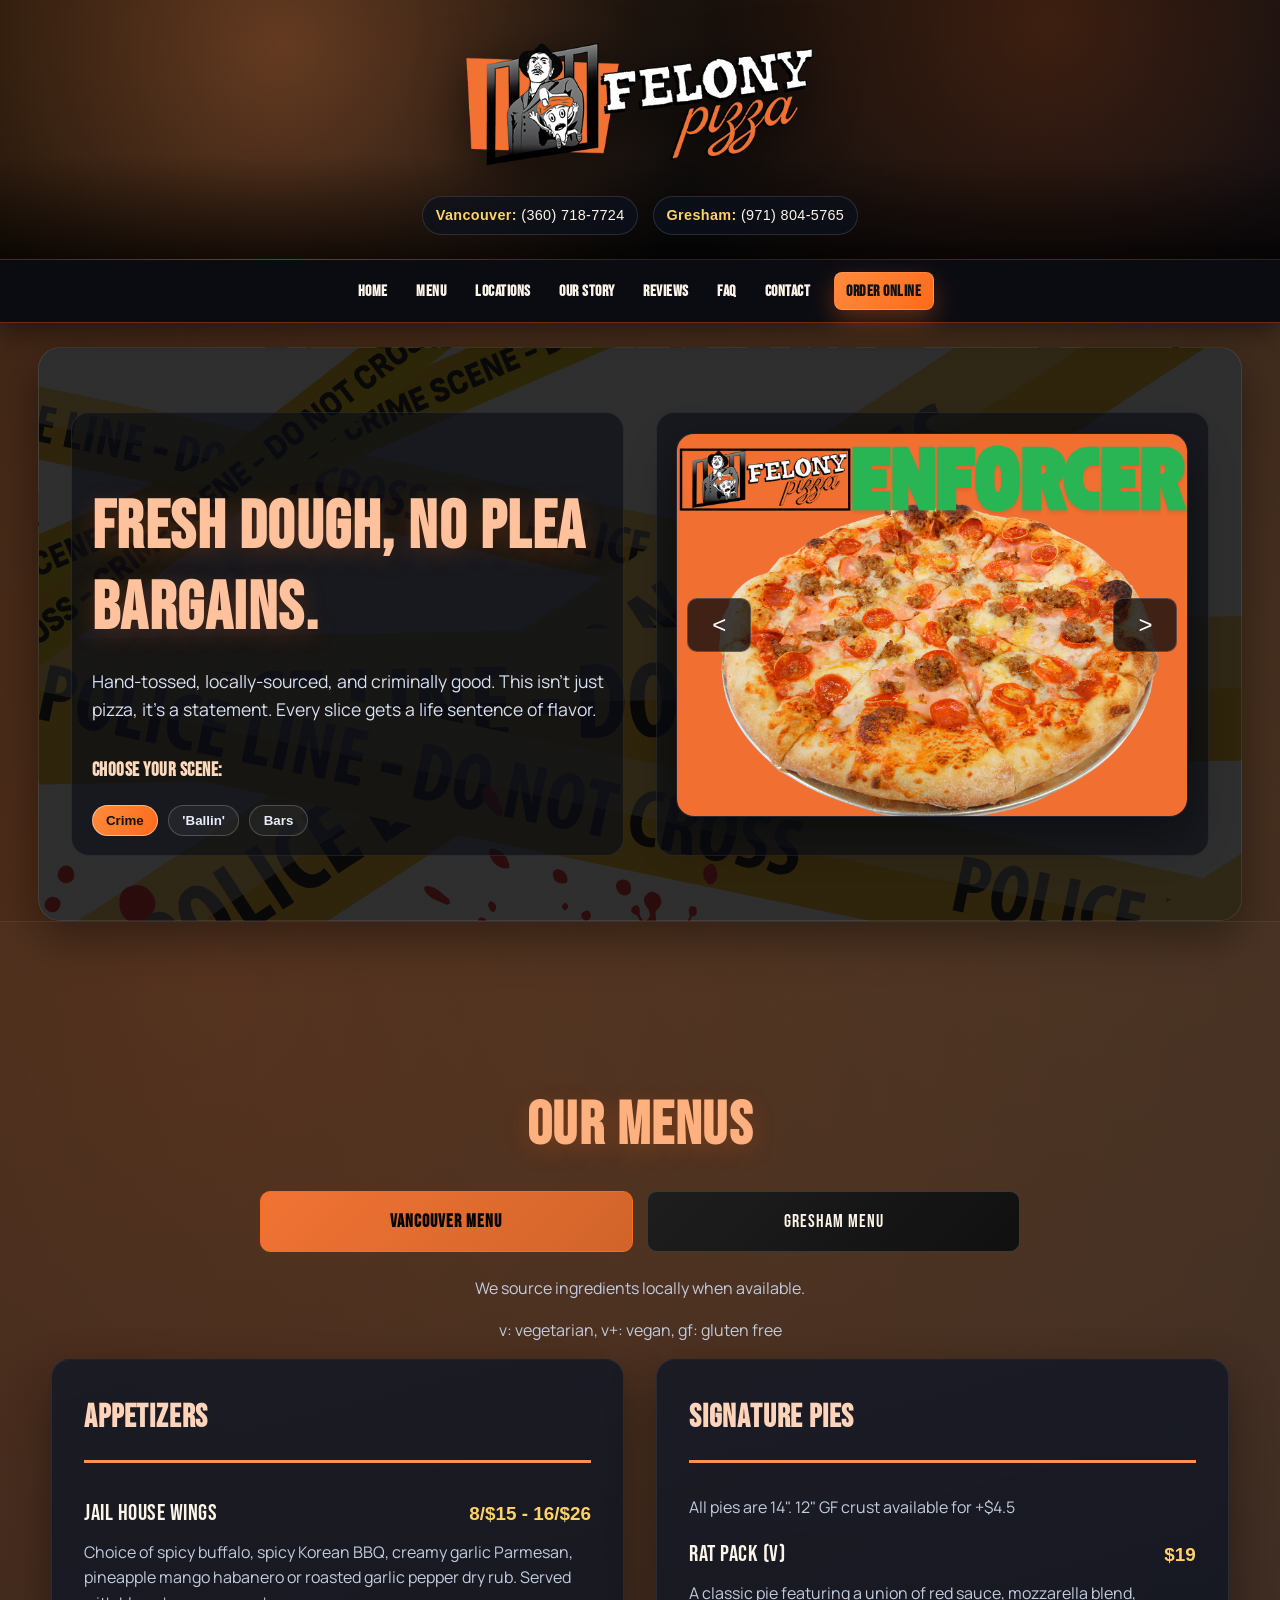
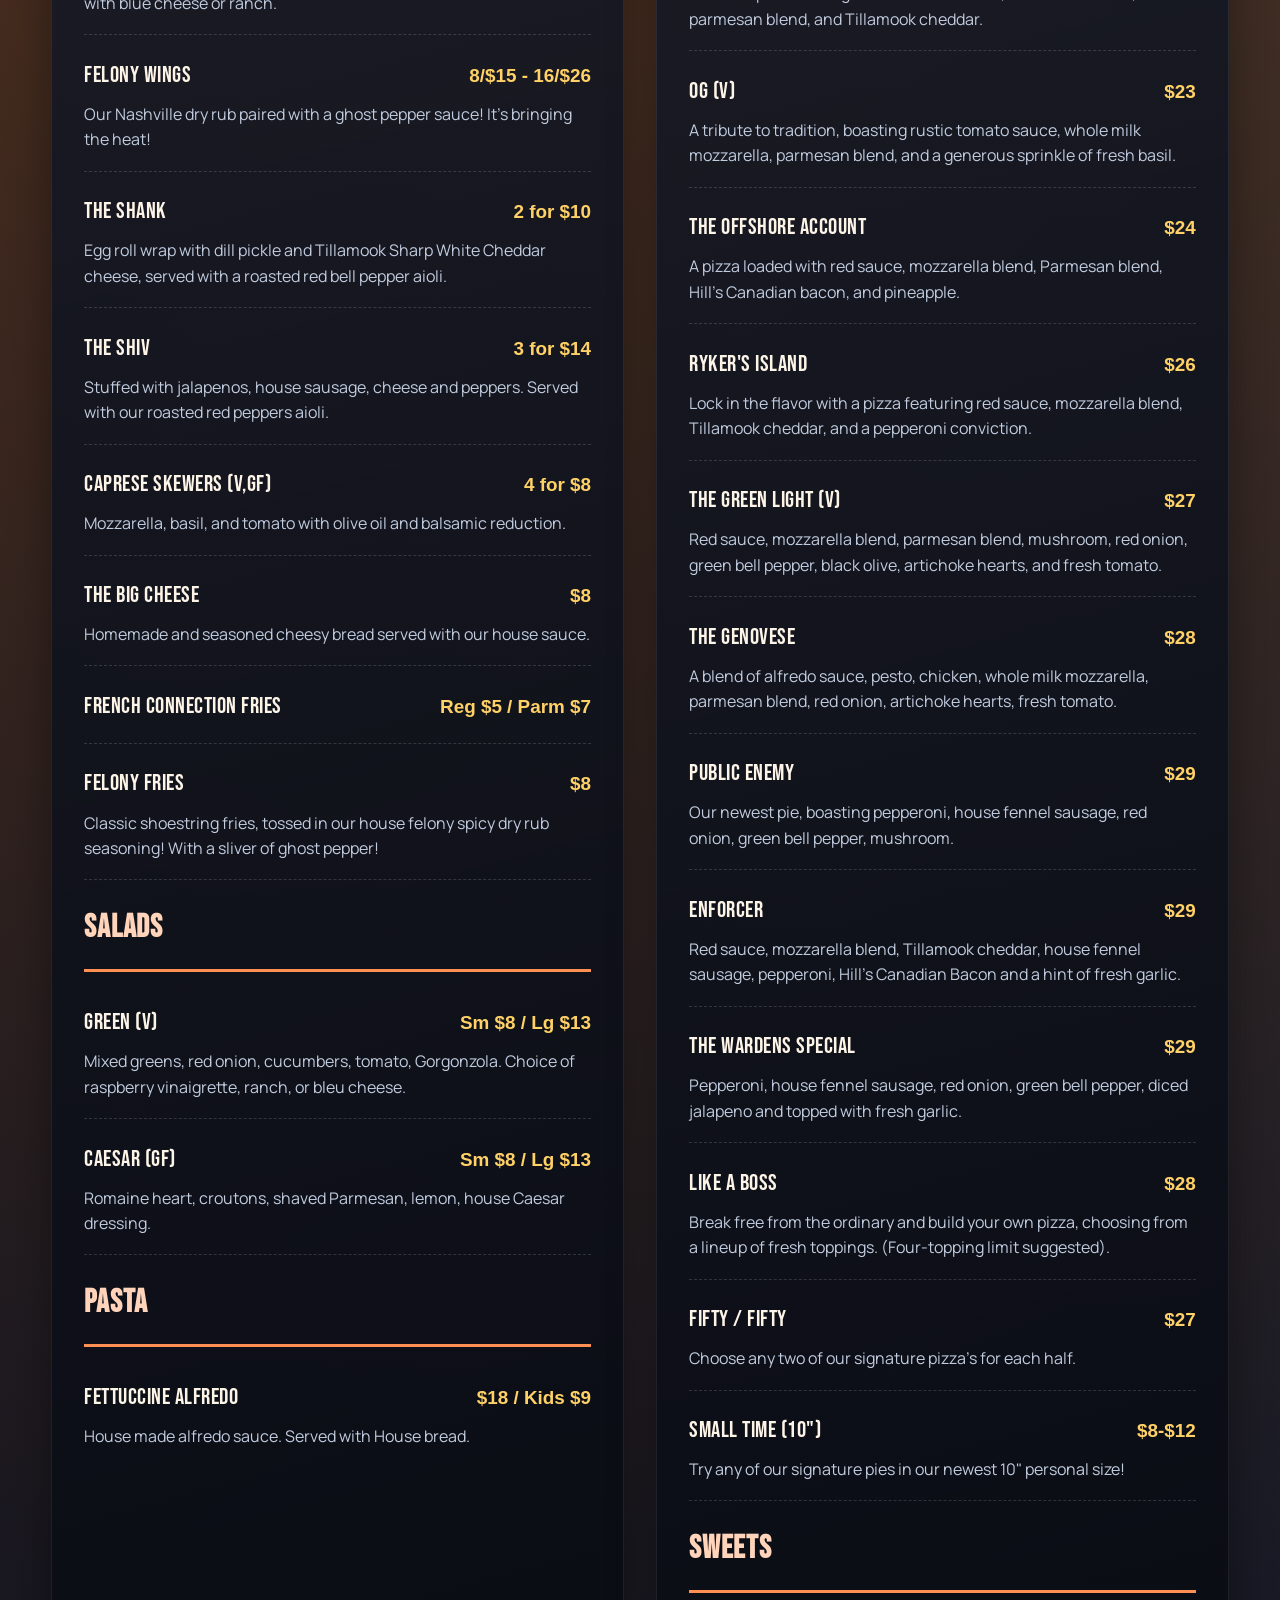
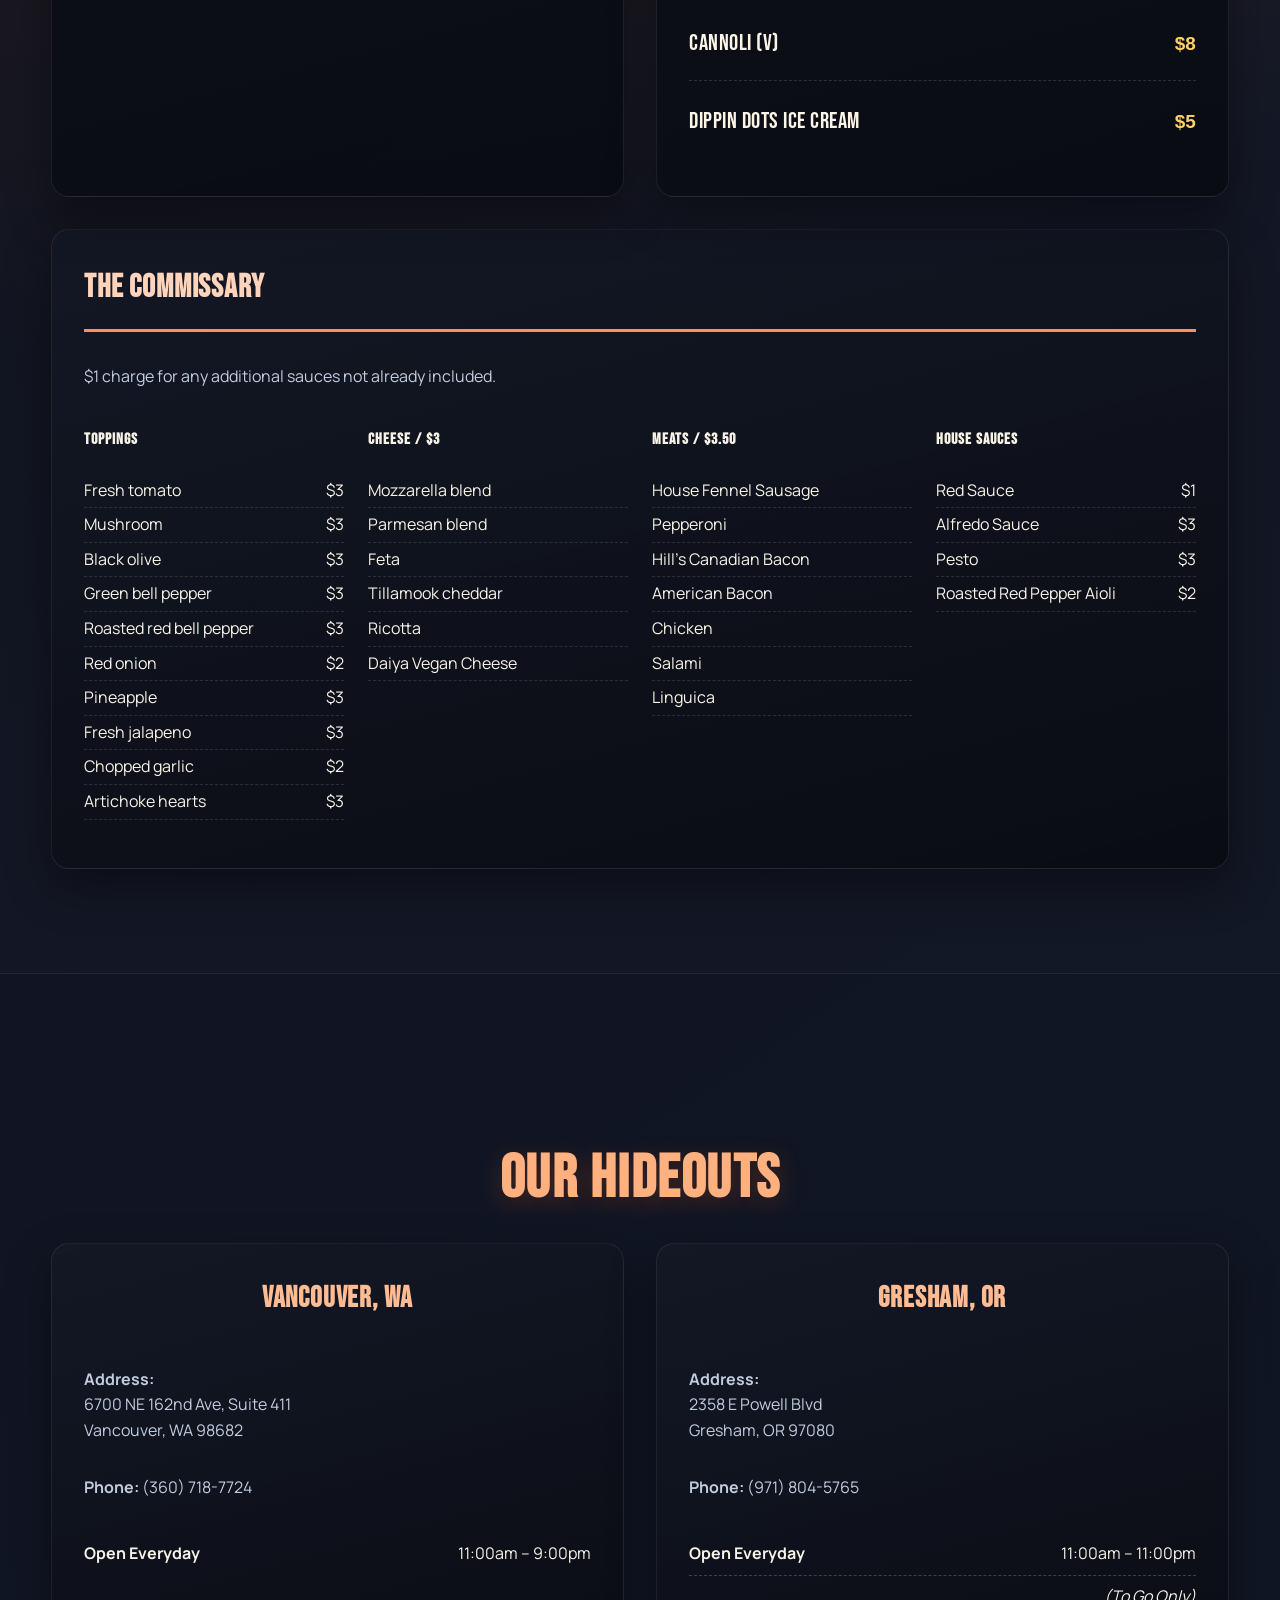
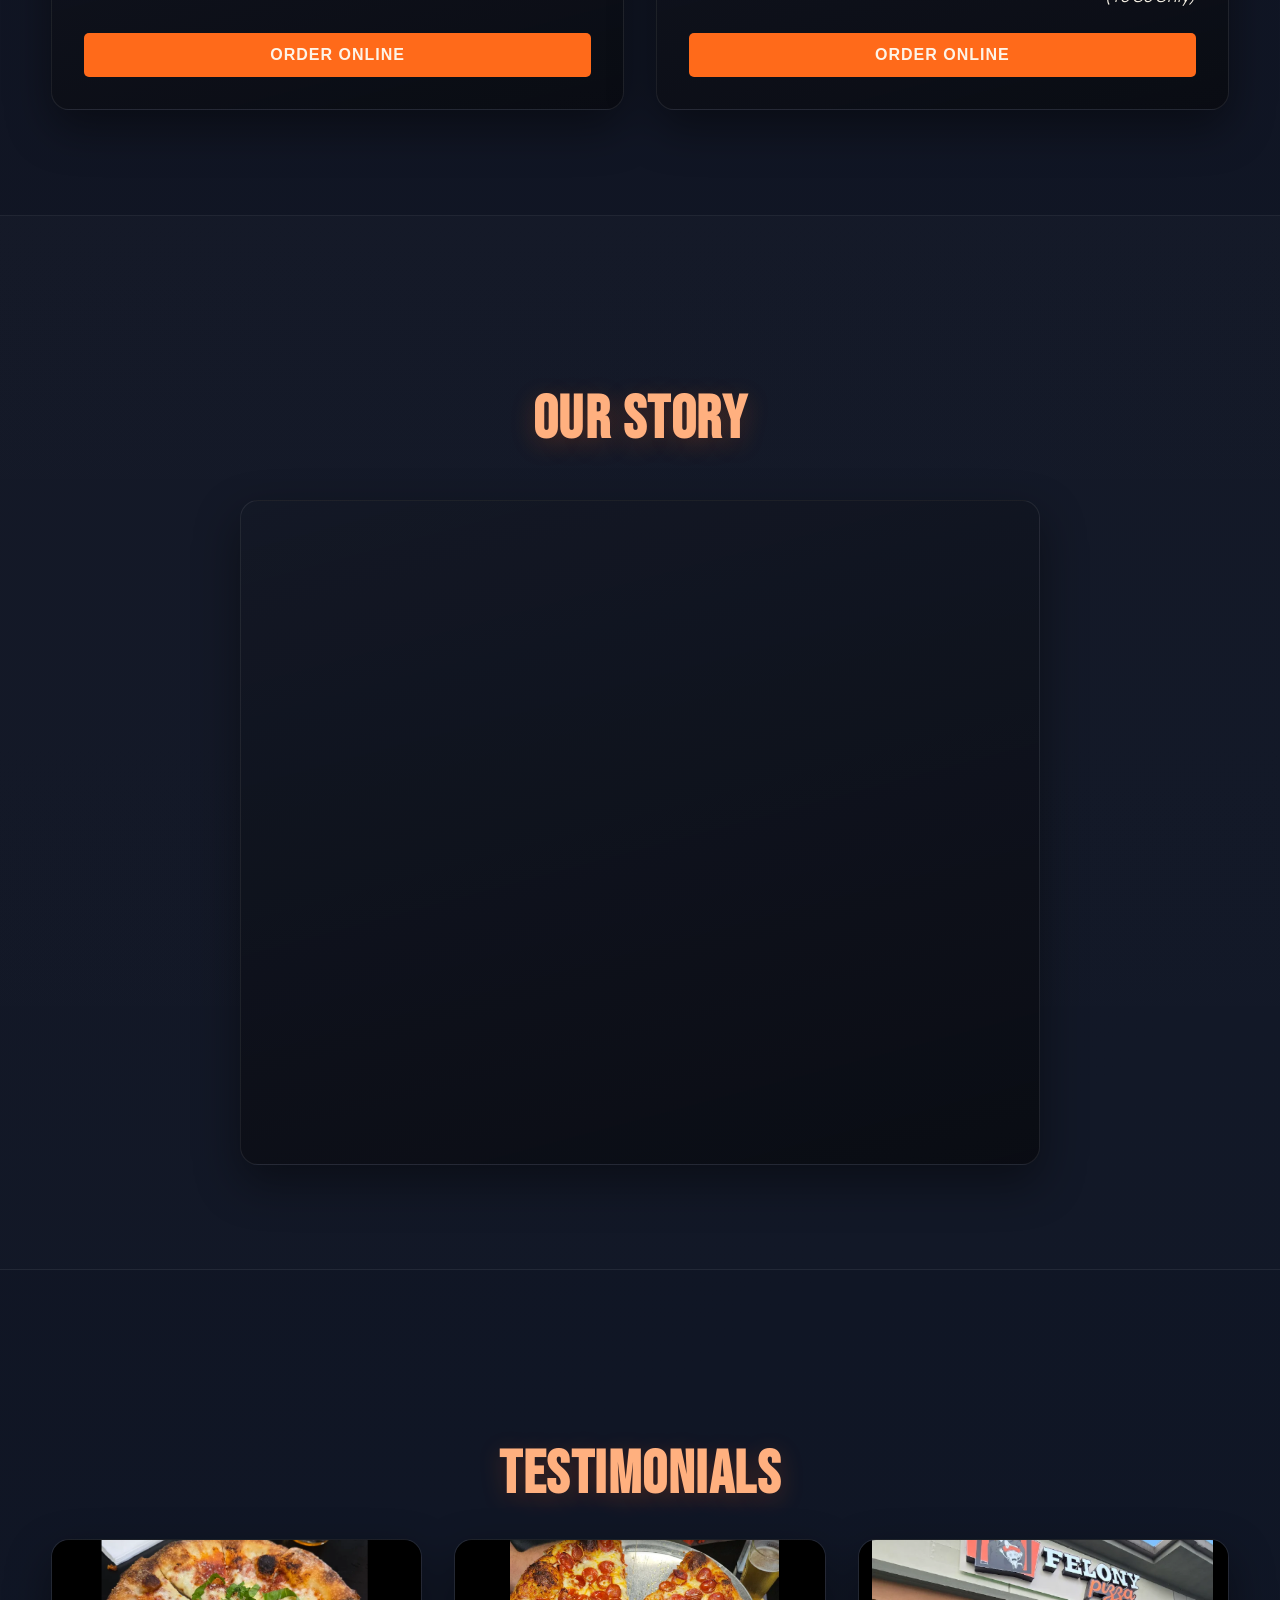
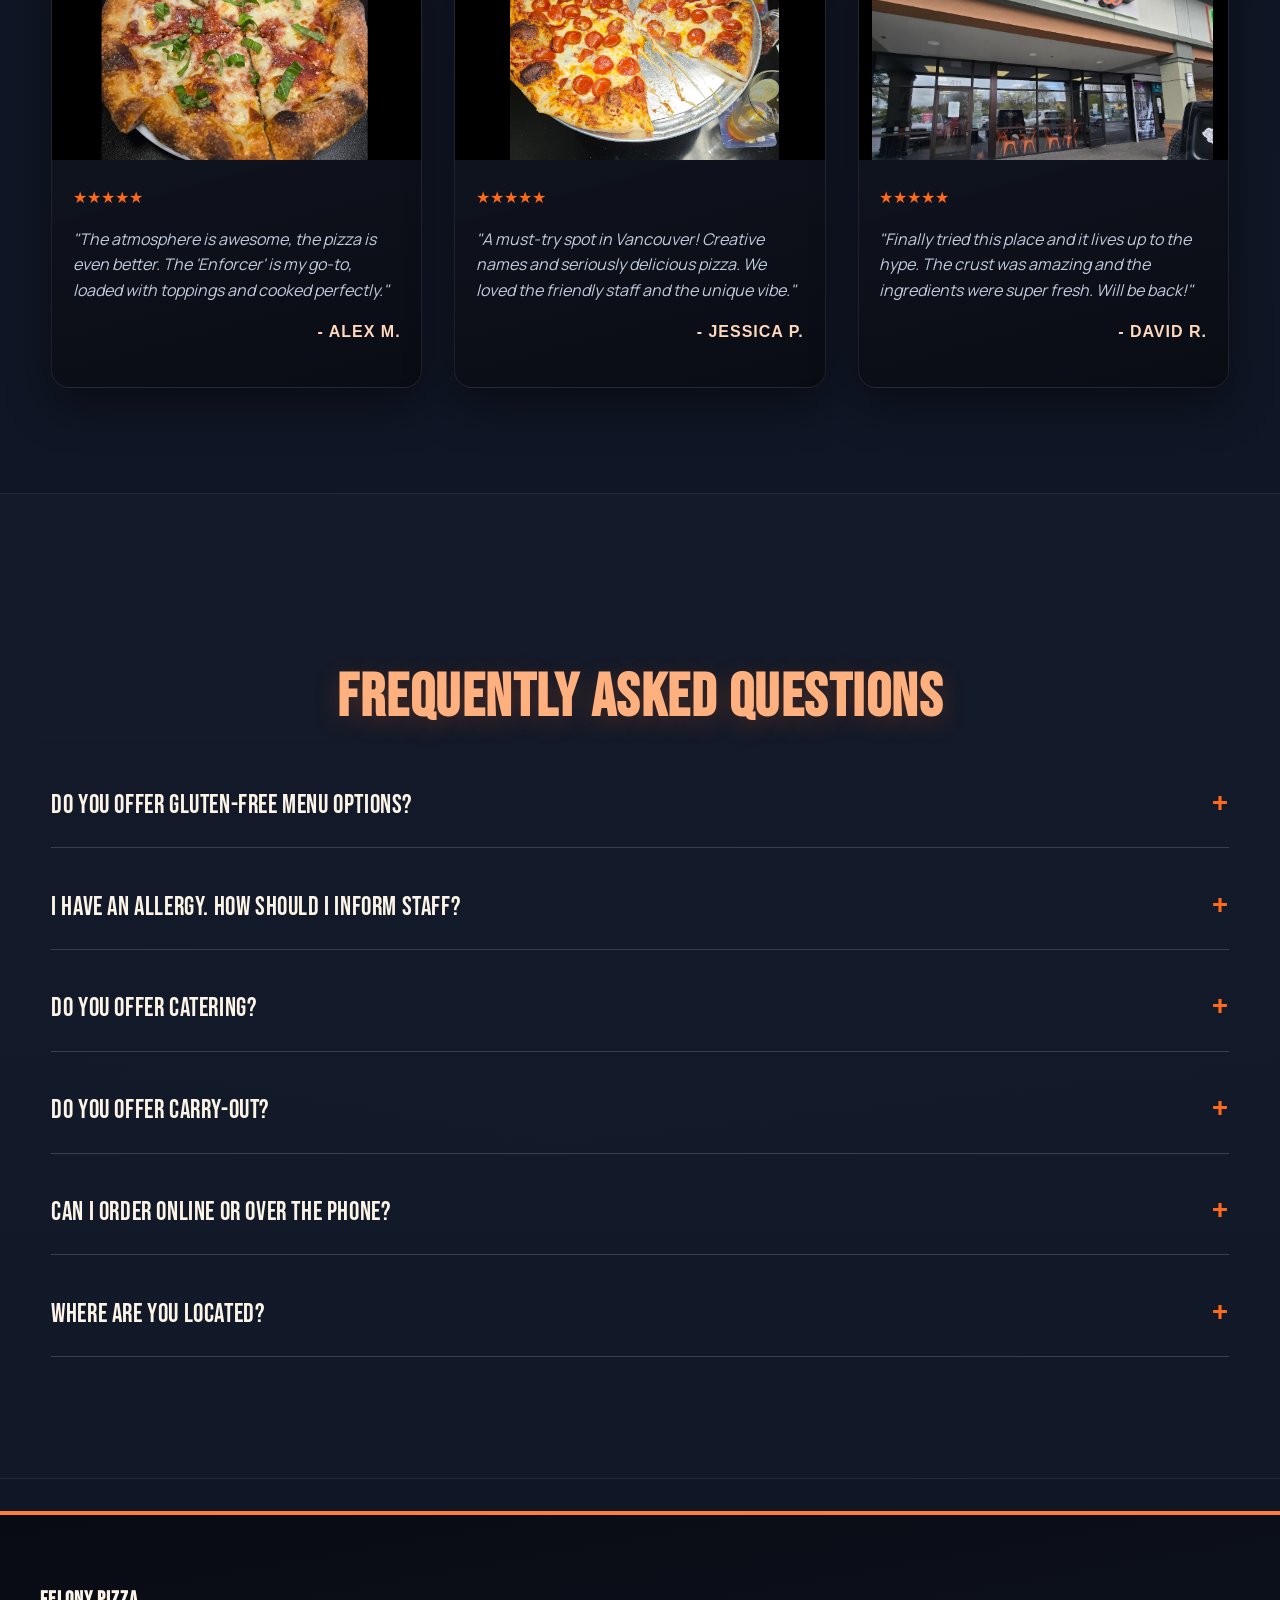
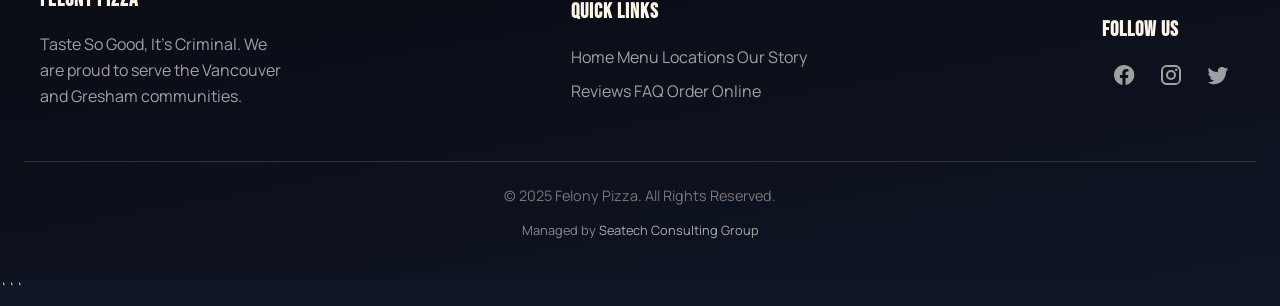
<file: index.html>
<!DOCTYPE html>
<html lang="en">
<head>
    <meta charset="UTF-8">
    <meta name="viewport" content="width=device-width, initial-scale=1.0">
    
    <title>Felony Pizza Vancouver, WA | Gourmet Pizza, Cocktails & Wings</title>
    <meta name="description" content="Felony Pizza serves criminally good gourmet pizza, cocktails, and wings in Vancouver, WA. Discover our unique menu with locally-sourced ingredients. Order online for carry-out or delivery!">
    <meta name="keywords" content="pizza Vancouver WA, felony pizza, best pizza Vancouver, pizza delivery Vancouver WA, gourmet pizza, local pizza Vancouver, pizza and cocktails, wings Vancouver, Vancouver restaurants, pizza near me, Italian food Vancouver, pizza Gresham OR, best pizza Gresham, Gresham restaurants, local pizza Gresham, pizza delivery Gresham OR">
    <meta name="author" content="Felony Pizza">
    <link rel="canonical" href="https://felonypizza.com/">

    <meta property="og:type" content="website">
    <meta property="og:url" content="https://felonypizza.com/">
    <meta property="og:title" content="Felony Pizza Vancouver, WA | Gourmet Pizza, Cocktails & Wings">
    <meta property="og:description" content="Felony Pizza serves criminally good gourmet pizza, cocktails, and wings in Vancouver, WA. Discover our unique menu with locally-sourced ingredients.">
    <meta property="og:image" content="img/logo.png">

    <meta property="twitter:card" content="summary_large_image">
    <meta property="twitter:url" content="https://felonypizza.com/">
    <meta property="twitter:title" content="Felony Pizza Vancouver, WA | Gourmet Pizza, Cocktails & Wings">
    <meta property="twitter:description" content="Felony Pizza serves criminally good gourmet pizza, cocktails, and wings in Vancouver, WA. Discover our unique menu with locally-sourced ingredients.">
    <meta property="twitter:image" content="img/favicon.png">

    <link rel="icon" type="image/png" href="img/logo.png">
    <link rel="preconnect" href="https://fonts.googleapis.com">
    <link rel="preconnect" href="https://fonts.gstatic.com" crossorigin>
    <link href="https://fonts.googleapis.com/css2?family=Bebas+Neue&family=Manrope:wght@400;500;700;800&display=swap" rel="stylesheet">
    <style>
        :root {
            --primary-color: #f17333; /* Orange from new Logo */
            --dark-bg: #0a0a0a;       /* Black from Logo */
            --light-bg: #141414;      /* Slightly lighter black for contrast */
            --text-color-light: #fdf4e8; /* Cream-white from Logo */
            --text-muted: #a0a0a0;
        }

        body {
            font-family: 'Roboto', sans-serif;
            margin: 0;
            background-color: var(--dark-bg);
            color: var(--text-color-light);
            line-height: 1.6;
        }

        h1, h2, h3, h4, h5, h6 {
            font-family: 'Oswald', sans-serif;
            text-transform: uppercase;
        }

        .container {
            max-width: 1200px;
            margin: 0 auto;
            padding: 2em;
        }

        /* --- Header & Navigation --- */
        header {
            background-image: linear-gradient(rgba(95, 68, 68, 0.7), rgba(0, 0, 0, 0.7));
            background-size: cover;
            background-position: center;
            text-align: center;
            padding: 2em 1em;
        }

        header .logo-container img {
            max-width: 350px;
            width: 100%;
            height: auto;
        }
        
        .header-contact {
            color: var(--text-color-light);
            margin-top: 1.5em;
            font-family: 'Oswald', sans-serif;
            letter-spacing: 1px;
        }
        
        .header-contact span {
            margin: 0 1em;
        }
        
        .header-contact strong {
            color: var(--primary-color);
        }

        .sticky-nav {
            position: sticky;
            top: 0;
            z-index: 1000;
            background-color: #000;
            padding: 0.5em 1em;
            display: flex;
            justify-content: center;
            align-items: center;
            flex-wrap: wrap;
            gap: 15px;
            box-shadow: 0 4px 8px rgba(0,0,0,0.4);
            border-bottom: 3px solid var(--primary-color);
        }

        .nav-links-container {
             display: flex;
             align-items: center;
        }

        .sticky-nav a {
            color: var(--text-color-light);
            margin: 0 15px;
            text-decoration: none;
            font-weight: bold;
            font-family: 'Oswald', sans-serif;
            transition: color 0.3s ease;
        }
        
        .sticky-nav a:hover {
            color: var(--primary-color);
        }
        
        .order-online-btn {
            background-color: var(--primary-color);
            color: #000 !important;
            padding: 0.5em 1.5em;
            border-radius: 5px;
            font-weight: bold;
            text-transform: uppercase;
            transition: background-color 0.3s ease;
            cursor: pointer;
        }
        
        .order-online-btn:hover {
            background-color: var(--text-color-light);
        }
        
        .hamburger-menu {
            display: none;
            cursor: pointer;
            background: none;
            border: none;
            padding: 0;
        }
        .hamburger-menu .bar {
            display: block;
            width: 25px;
            height: 3px;
            margin: 5px auto;
            background-color: var(--text-color-light);
            transition: all 0.3s ease-in-out;
        }


        /* --- Sections & Content --- */
        .section {
            padding: 4em 0;
        }
        
        .section-light {
            background-color: var(--light-bg);
        }

        h2 {
            text-align: center;
            font-size: 3em;
            color: var(--primary-color);
            margin-bottom: 1.5em;
        }
        
        /* -- Stylish Home Section -- */
        #stylish-home-section {
            padding: 4em 2em;
            transition: background 0.5s ease-in-out;
        }
        .bg-crime {
             background-image: linear-gradient(rgba(10, 10, 10, 0.85), rgba(10, 10, 10, 0.85)), url('img/crimescene.png');
             background-color: #333;
        }
        .bg-ballin {
             background-image: linear-gradient(rgba(10, 10, 10, 0.85), rgba(10, 10, 10, 0.85)), url('img/bills.png');
             background-color: #333;
        }
         .bg-bars {
            background-image: linear-gradient(rgba(10, 10, 10, 0.85), rgba(10, 10, 10, 0.85)), url('img/bars.png');
            background-size: cover;
        }
        
        .stylish-container {
            display: flex;
            align-items: center;
            gap: 3em;
        }
        
        .stylish-left, .stylish-right {
            flex: 1;
        }
        
        .stylish-left h2 {
            text-align: left;
            font-size: 3.5em;
            line-height: 1.2;
            margin-bottom: 0.5em;
        }
        
        .stylish-left p {
            font-size: 1.1em;
            color: var(--text-muted);
            max-width: 500px;
        }
        
        .background-selector {
            margin-top: 2em;
        }
        
        .background-selector h4 {
            font-size: 1.2em;
            color: var(--text-color-light);
            margin-bottom: 1em;
        }
        
        .bg-btn-group {
            display: flex;
            justify-content: flex-start;
            gap: 10px;
        }

        .bg-btn {
            background: var(--light-bg);
            border: 1px solid #555;
            color: var(--text-color-light);
            padding: 0.5em 1em;
            border-radius: 5px;
            cursor: pointer;
            transition: all 0.3s ease;
        }
        
        .bg-btn.active, .bg-btn:hover {
            background: var(--primary-color);
            color: #000;
            border-color: var(--primary-color);
        }

        /* --- Photo Slider --- */
        .slider-container {
            position: relative;
            max-width: 100%;
            overflow: hidden;
            border-radius: 8px;
            box-shadow: 0 10px 30px rgba(0,0,0,0.5);
        }
        .slider {
            display: flex;
            transition: transform 0.5s ease-in-out;
        }
        .slide {
            min-width: 100%;
            position: relative;
        }
        .slide img {
            width: 100%;
            display: block;
        }
        .slider-nav {
            position: absolute;
            top: 50%;
            transform: translateY(-50%);
            background: rgba(0,0,0,0.5);
            color: white;
            border: none;
            cursor: pointer;
            padding: 0.5em 1em;
            font-size: 1.5em;
            z-index: 10;
        }
        .prev { left: 10px; }
        .next { right: 10px; }


        .video-container {
            position: relative;
            padding-bottom: 56.25%; /* 16:9 aspect ratio */
            height: 0;
            overflow: hidden;
            max-width: 800px; /* Control max width */
            margin: 2em auto 0 auto;
            border-radius: 8px;
            box-shadow: 0 10px 30px rgba(0,0,0,0.5);
        }
        .video-container iframe {
            position: absolute;
            top: 0;
            left: 0;
            width: 100%;
            height: 100%;
        }
        
        /* --- Reviews Section --- */
        .reviews-grid {
            display: grid;
            grid-template-columns: repeat(auto-fit, minmax(300px, 1fr));
            gap: 2em;
        }
        .review-card {
            background: var(--light-bg);
            border-radius: 8px;
            overflow: hidden;
            box-shadow: 0 4px 15px rgba(0,0,0,0.5);
        }
        .review-card img {
            width: 100%;
            height: 200px;
            object-fit: cover;
        }
        .review-content {
            padding: 1.5em;
        }
        .stars {
            color: var(--primary-color);
            margin-bottom: 0.5em;
        }
        .review-text {
            color: var(--text-muted);
            font-style: italic;
        }
        .review-author {
            font-family: 'Oswald', sans-serif;
            color: var(--text-color-light);
            margin-top: 1em;
            text-align: right;
        }

        /* --- Menu Tabs --- */
        .menu-tabs {
            display: grid;
            grid-template-columns: repeat(auto-fit, minmax(220px, 1fr));
            gap: 0.75em;
            margin: 0 auto 1.5em auto;
            max-width: 640px;
        }
        .tab-button {
            background: linear-gradient(135deg, #1e1e1e, #101010);
            border: 1px solid #3a3a3a;
            border-radius: 10px;
            padding: 1em 1.25em;
            cursor: pointer;
            font-family: 'Oswald', sans-serif;
            font-size: 1.05em;
            letter-spacing: 0.5px;
            color: var(--text-color-light);
            text-transform: uppercase;
            transition: transform 0.2s ease, border-color 0.2s ease, background-color 0.2s ease;
            margin: 0;
        }
        .tab-button:hover {
            border-color: var(--primary-color);
            transform: translateY(-2px);
        }
        .tab-button.active {
            background: linear-gradient(135deg, #f17333, #d1642a);
            border-color: var(--primary-color);
            color: #000;
            font-weight: bold;
        }
        .pricing-sync-note {
            margin: 0 auto 1.5em auto;
            max-width: 760px;
            background: rgba(241, 115, 51, 0.14);
            border: 1px solid rgba(241, 115, 51, 0.55);
            border-left: 4px solid var(--primary-color);
            color: var(--text-color-light);
            padding: 0.85em 1.1em;
            border-radius: 10px;
            text-align: center;
            font-weight: 700;
            letter-spacing: 0.2px;
        }
        .menu-content {
            display: none;
        }
        .menu-content.active {
            display: block;
        }
        .menu-intro, .menu-legend {
            text-align: center;
            color: var(--text-muted);
            margin-bottom: 1em;
        }

        /* --- Menu Layout --- */
        .menu-grid {
            display: grid;
            grid-template-columns: 1fr;
            gap: 2em;
            margin-bottom: 2em; 
        }

        @media (min-width: 992px) {
            .menu-grid {
                grid-template-columns: repeat(2, 1fr);
            }
        }

        .menu-category {
            background-color: var(--dark-bg);
            padding: 2em;
            border-radius: 8px;
            border: 1px solid #222;
        }

        .menu-category h3 {
            font-size: 2em;
            border-bottom: 3px solid var(--primary-color);
            color: var(--text-color-light);
            padding-bottom: 0.5em;
            margin-top: 0;
            margin-bottom: 1em;
        }
        
        .menu-item {
            margin-bottom: 2em;
        }

        .menu-item-header {
            display: flex;
            justify-content: space-between;
            align-items: baseline;
            gap: 15px;
        }
        
        .menu-item-name {
            font-family: 'Oswald', sans-serif;
            font-size: 1.4em;
            color: var(--text-color-light);
        }
        
        .menu-item-price {
            font-size: 1.2em;
            font-weight: bold;
            color: var(--primary-color);
            font-family: 'Oswald', sans-serif;
            flex-shrink: 0;
        }
        
        .menu-item-description {
            color: var(--text-muted);
            margin-top: 0.5em;
        }

        .commissary-grid {
             display: grid;
             grid-template-columns: repeat(auto-fit, minmax(200px, 1fr));
             gap: 1.5em;
        }
        .commissary-list {
            list-style: none;
            padding: 0;
        }
        .commissary-list li {
            display: flex;
            justify-content: space-between;
        }
        
        /* --- Locations Layout --- */
        .locations-grid {
            display: grid;
            grid-template-columns: 1fr;
            gap: 2em;
        }
        
        @media (min-width: 768px) {
             .locations-grid {
                grid-template-columns: repeat(2, 1fr);
            }
        }

        .location-card {
            background-color: var(--light-bg);
            padding: 2em;
            border: 1px solid #222;
            border-radius: 8px;
            text-align: left;
            box-shadow: 0 4px 15px rgba(0,0,0,0.5);
            display: flex;
            flex-direction: column;
        }

        .location-card h3 {
            color: var(--primary-color);
            font-size: 1.8em;
            margin-top: 0;
            text-align: center;
        }

        .location-card p {
            line-height: 1.6;
        }

        .location-card .hours-list {
            list-style: none;
            padding: 0;
            margin: 1em 0;
            flex-grow: 1;
        }

        .location-card .hours-list li {
            display: flex;
            justify-content: space-between;
            border-bottom: 1px dashed #444;
            padding: 0.5em 0;
        }
        .location-card .hours-list li:last-child {
            border-bottom: none;
        }

        .location-card .hours-list .day {
            font-weight: bold;
        }
        
        .location-card a.button {
            display: block;
            margin-top: auto;
            padding: 0.8em 1.5em;
            background-color: var(--primary-color);
            color: var(--text-color-light);
            text-decoration: none;
            border-radius: 5px;
            font-weight: bold;
            text-align: center;
            transition: background-color 0.3s ease, transform 0.3s ease;
        }
        
        .location-card a.button:hover {
            background-color: #d1642a;
            transform: scale(1.02);
        }

        .location-card a.button.disabled {
            background-color: #555;
            color: #999;
            cursor: not-allowed;
            pointer-events: none;
        }
        
        /* --- FAQ Section --- */
        .faq-item {
            border-bottom: 1px solid #333;
            margin-bottom: 1em;
        }
        .faq-question {
            background: none;
            border: none;
            width: 100%;
            text-align: left;
            padding: 1em 0;
            font-family: 'Oswald', sans-serif;
            font-size: 1.5em;
            color: var(--text-color-light);
            cursor: pointer;
            position: relative;
            padding-right: 30px; /* Space for icon */
        }
        .faq-question::after {
            content: '+';
            position: absolute;
            right: 0;
            top: 50%;
            transform: translateY(-50%);
            font-size: 1.5em;
            color: var(--primary-color);
            transition: transform 0.3s ease;
        }
        .faq-question.active::after {
            content: '−';
        }
        .faq-answer {
            max-height: 0;
            overflow: hidden;
            transition: max-height 0.3s ease-out;
            color: var(--text-muted);
            padding: 0 1em;
        }
        .faq-answer p {
            margin-top: 0;
            padding-bottom: 1em;
        }


        /* --- Footer --- */
        footer {
            background-color: #000;
            color: var(--text-muted);
            padding: 2.5em 1.5em;
            margin-top: 2em;
            border-top: 4px solid var(--primary-color);
        }
        
        .footer-grid {
            display: flex;
            flex-direction: column;
            align-items: center;
            gap: 1.5em; /* Reduced gap */
            max-width: 1200px;
            margin: 0 auto;
            text-align: center;
        }
        
        @media (min-width: 768px) {
            .footer-grid {
                flex-direction: row;
                justify-content: space-between;
                text-align: left;
                gap: 2em;
            }
        }
        
        .footer-col {
            max-width: 250px;
        }

        .footer-col h4 {
            color: var(--text-color-light);
            font-size: 1.3em;
            margin-bottom: 0.8em;
        }
        
        .footer-col a {
            color: var(--text-muted);
            text-decoration: none;
            display: inline-block; /* Changed for social icons */
            margin-bottom: 0.5em;
            transition: color 0.3s ease;
        }
        
        .footer-col a:hover {
            color: var(--primary-color);
        }
        
        .social-icons a {
            margin: 0 10px;
        }
        .social-icons svg {
            width: 24px;
            height: 24px;
            fill: currentColor;
        }

        .copyright {
            text-align: center;
            margin-top: 2.5em;
            padding-top: 1.5em;
            border-top: 1px solid #333;
            color: #777;
            font-size: 0.9em;
        }
        
        .management-credit {
            text-align: center;
            margin-top: 1em;
            font-size: 0.8em;
            color: #888;
        }
        .management-credit a {
            color: #aaa;
            text-decoration: none;
        }
        .management-credit a:hover {
            color: var(--primary-color);
        }
        
        /* --- Pop-up Modal --- */
        .modal {
            display: none;
            position: fixed;
            z-index: 2000;
            left: 0;
            top: 0;
            width: 100%;
            height: 100%;
            overflow: auto;
            background-color: rgba(0,0,0,0.7);
            justify-content: center;
            align-items: center;
        }
        
        .modal-content {
            background-color: var(--light-bg);
            margin: auto;
            padding: 2em;
            border: 1px solid #888;
            border-top: 5px solid var(--primary-color);
            width: 90%;
            max-width: 500px;
            border-radius: 8px;
            text-align: center;
            position: relative;
        }
        
        .close-button {
            color: #aaa;
            position: absolute;
            top: 10px;
            right: 20px;
            font-size: 28px;
            font-weight: bold;
            transition: color 0.3s ease;
        }
        
        .close-button:hover,
        .close-button:focus {
            color: var(--text-color-light);
            text-decoration: none;
            cursor: pointer;
        }
        
        .modal-content h3 {
            color: var(--primary-color);
            font-size: 2em;
        }
        
        .location-choice {
            display: block;
            background-color: var(--dark-bg);
            color: var(--text-color-light);
            padding: 1em;
            margin: 1em 0;
            text-decoration: none;
            border-radius: 5px;
            border: 1px solid #333;
            transition: background-color 0.3s ease;
        }
        .location-choice:hover {
            background-color: var(--primary-color);
            color: #000;
        }
        .location-choice strong {
            display: block;
            font-size: 1.2em;
        }

        .location-choice.disabled {
            background-color: #222;
            color: #666;
            cursor: not-allowed;
            pointer-events: none;
        }
        
        /* --- GloriaFood Button Style Override --- */
        .glf-button {
            background-image: none !important;
            box-shadow: none !important;
            text-shadow: none !important;
            border: none !important;
            min-width: 0 !important; 
        }

        .location-card .glf-button {
            display: block !important;
            margin-top: auto !important;
            padding: 0.8em 1.5em !important;
            background-color: var(--primary-color) !important;
            color: var(--text-color-light) !important;
            text-decoration: none !important;
            border-radius: 5px !important;
            font-weight: bold !important;
            text-align: center !important;
            transition: background-color 0.3s ease, transform 0.3s ease !important;
            font-family: 'Oswald', sans-serif !important;
            text-transform: uppercase !important;
            line-height: normal !important; 
            font-size: 1em !important; 
        }
        
        .location-card .glf-button:hover {
            background-color: #d1642a !important;
            transform: scale(1.02) !important;
        }

        .modal-content .glf-button {
            background-color: var(--dark-bg) !important;
            color: var(--text-color-light) !important;
            border: 1px solid #333 !important;
            font-family: 'Roboto', sans-serif !important;
            text-transform: none !important;
            width: 100%; /* Ensures it's a full-width rectangle */
            box-sizing: border-box; /* Includes padding and border in the element's total width and height */
        }

        .modal-content .glf-button:hover {
            background-color: var(--primary-color) !important;
            color: #000 !important;
        }
        

        /* --- Mobile Fluidity / Responsive Styles --- */
        @media (max-width: 991px) {
            .stylish-container {
                flex-direction: column;
            }
            .stylish-left h2, .stylish-left p {
                text-align: center;
                max-width: 100%;
            }
             .bg-btn-group {
                justify-content: center;
            }
        }
        
        @media (max-width: 768px) {
            .container {
                padding: 1.5em;
            }
            
            h2 {
                font-size: 2.5em;
            }
            
            .sticky-nav {
                justify-content: space-between;
                padding: 0.5em 1.5em;
            }
            
            .nav-links-container {
                display: none;
                position: absolute;
                top: 100%;
                left: 0;
                width: 100%;
                background-color: #000;
                flex-direction: column;
                box-shadow: 0 4px 8px rgba(0,0,0,0.4);
            }

            .nav-links-container.active {
                display: flex;
            }

            .sticky-nav a {
                margin: 0;
                padding: 1em;
                width: 100%;
                text-align: center;
                border-top: 1px solid #333;
            }
            
            .order-online-btn {
                order: 1; /* Order button first */
            }

            .hamburger-menu {
                display: block;
                order: 2; /* Hamburger second */
            }

            .tab-button {
                padding: 0.8em 1.2em;
                font-size: 1em;
            }
            
            .header-contact {
                font-size: 0.9em;
            }
        }
        
        @media (max-width: 480px) {
            header {
                padding: 1.5em 1em;
            }
            header .logo-container img {
                max-width: 220px; /* Reduced logo size on mobile */
            }
            .container {
                padding: 1em;
            }
            
            .header-contact {
                display: flex;
                flex-direction: column;
                gap: 5px;
            }
            
            h2, .stylish-left h2 {
                font-size: 2em;
            }
            
            .sticky-nav {
                padding: 0.5em 1em;
                gap: 10px;
            }
            
            .menu-category {
                padding: 1.5em;
            }
            
            .menu-item-name { font-size: 1.2em; }
            .menu-item-price { font-size: 1.1em; }
            .menu-item-description { font-size: 0.9em; }
            
            .location-card {
                padding: 1.5em;
            }
            
            .location-card .hours-list .day,
            .location-card .hours-list .time {
                font-size: 0.9em;
            }
            
            footer { padding: 2em 1em; }
            .footer-col { font-size: 0.9em; }
            .footer-col h4 { font-size: 1.3em; }
        }

        /* --- 2026 Redesign Override Layer --- */
        :root {
            --primary-color: #ff6a1a;
            --accent-color: #ffd166;
            --ink-900: #0b0d12;
            --ink-850: #111521;
            --ink-800: #171d2d;
            --ink-700: #222b3f;
            --paper: #f8f3e7;
            --muted: #9aa6bf;
            --border-glow: rgba(255, 106, 26, 0.38);
            --shadow-heavy: 0 18px 45px rgba(0, 0, 0, 0.42);
            --radius-lg: 18px;
            --radius-md: 12px;
        }

        html {
            scroll-behavior: smooth;
        }

        body {
            font-family: 'Manrope', sans-serif;
            color: var(--paper);
            background:
                radial-gradient(circle at 16% 12%, rgba(255, 106, 26, 0.22), transparent 35%),
                radial-gradient(circle at 84% 8%, rgba(255, 209, 102, 0.14), transparent 35%),
                linear-gradient(145deg, #08090d 0%, #111523 45%, #0f1727 100%);
            min-height: 100vh;
        }

        body::before {
            content: '';
            position: fixed;
            inset: 0;
            pointer-events: none;
            background-image:
                linear-gradient(rgba(255, 255, 255, 0.03) 1px, transparent 1px),
                linear-gradient(90deg, rgba(255, 255, 255, 0.03) 1px, transparent 1px);
            background-size: 26px 26px;
            mask-image: radial-gradient(circle at center, black 55%, transparent 100%);
            opacity: 0.35;
            z-index: -1;
        }

        h1, h2, h3, h4, h5, h6 {
            font-family: 'Bebas Neue', sans-serif;
            letter-spacing: 1px;
        }

        .container {
            width: min(1180px, 92vw);
            padding: 2.25rem 0;
        }

        header {
            position: relative;
            padding: 2.4rem 1rem 1.5rem;
            background:
                radial-gradient(circle at 22% 18%, rgba(255, 145, 82, 0.34), transparent 42%),
                radial-gradient(circle at 82% 10%, rgba(255, 106, 26, 0.2), transparent 38%),
                linear-gradient(135deg, #191006 0%, #100d0a 40%, #090b12 100%);
            border-bottom: 1px solid rgba(255, 255, 255, 0.08);
        }

        header::after {
            content: '';
            position: absolute;
            inset: auto 0 0;
            height: 40%;
            background: linear-gradient(to top, rgba(0, 0, 0, 0.65), transparent);
            pointer-events: none;
        }

        header .logo-container img {
            max-width: 360px;
            filter: drop-shadow(0 10px 25px rgba(0, 0, 0, 0.55));
        }

        .header-contact {
            margin-top: 1.1rem;
            display: flex;
            justify-content: center;
            flex-wrap: wrap;
            gap: 0.9rem;
            position: relative;
            z-index: 1;
        }

        .header-contact span {
            margin: 0;
            padding: 0.45rem 0.8rem;
            background: rgba(12, 17, 30, 0.72);
            border: 1px solid rgba(255, 255, 255, 0.12);
            border-radius: 999px;
            font-size: 0.9rem;
            letter-spacing: 0.35px;
        }

        .header-contact strong {
            color: var(--accent-color);
        }

        .sticky-nav {
            display: flex;
            justify-content: center;
            align-items: center;
            background: rgba(8, 11, 19, 0.94);
            backdrop-filter: blur(10px);
            border-bottom: 1px solid var(--border-glow);
            box-shadow: 0 10px 25px rgba(0, 0, 0, 0.38);
            padding: 0.75rem 1rem;
            gap: 12px;
        }

        .nav-links-container {
            flex: 0 1 auto;
            gap: 0.35rem;
        }

        .nav-actions {
            display: flex;
            align-items: center;
            justify-content: center;
            margin-left: 0;
            gap: 0.55rem;
        }

        .sticky-nav a {
            margin: 0;
            padding: 0.35rem 0.72rem;
            border-radius: 8px;
            font-family: 'Bebas Neue', sans-serif;
            font-size: 0.98rem;
            letter-spacing: 0.5px;
        }

        .sticky-nav a:hover {
            background: rgba(255, 106, 26, 0.16);
            color: #ffd6ba;
        }

        .order-online-btn {
            background: linear-gradient(130deg, #ff8b3d, #ff6a1a);
            color: #0f121a !important;
            border: 1px solid rgba(255, 255, 255, 0.15);
            border-radius: 999px;
            font-family: 'Bebas Neue', sans-serif;
            font-size: 0.94rem;
            letter-spacing: 0.6px;
            box-shadow: 0 10px 24px rgba(255, 106, 26, 0.33);
        }

        .phone-btn {
            background: rgba(255, 255, 255, 0.08);
            color: var(--paper) !important;
            box-shadow: none;
            display: none;
        }

        .phone-btn:hover {
            background: rgba(255, 255, 255, 0.16);
            color: #ffffff !important;
        }

        .order-online-btn:hover {
            background: linear-gradient(130deg, #ff9f5f, #ff7a30);
            transform: translateY(-1px);
        }

        .section {
            padding: 4.3rem 0;
        }

        .section-light {
            background: linear-gradient(180deg, rgba(255, 255, 255, 0.02), rgba(255, 255, 255, 0.01));
            border-top: 1px solid rgba(255, 255, 255, 0.06);
            border-bottom: 1px solid rgba(255, 255, 255, 0.06);
        }

        h2 {
            font-size: clamp(2.4rem, 5vw, 3.8rem);
            letter-spacing: 1.5px;
            margin-bottom: 1rem;
            color: #ffb07f;
            text-shadow: 0 6px 24px rgba(255, 106, 26, 0.22);
        }

        #stylish-home-section {
            border-radius: 22px;
            margin: 1.5rem auto 0;
            width: min(1240px, 94vw);
            border: 1px solid rgba(255, 255, 255, 0.09);
            box-shadow: var(--shadow-heavy);
        }

        .stylish-container {
            align-items: stretch;
            gap: 2rem;
        }

        .stylish-left, .stylish-right {
            background: rgba(11, 14, 22, 0.62);
            border: 1px solid rgba(255, 255, 255, 0.08);
            border-radius: var(--radius-lg);
            padding: 1.2rem;
        }

        .stylish-left h2 {
            font-size: clamp(2.2rem, 6vw, 4.2rem);
            color: #ffc29d;
            margin-bottom: 0.2rem;
        }

        .stylish-left p {
            color: #d8e0f2;
            max-width: 56ch;
        }

        .background-selector h4 {
            letter-spacing: 0.5px;
            color: #ffd9bc;
        }

        .bg-btn {
            background: rgba(255, 255, 255, 0.05);
            border: 1px solid rgba(255, 255, 255, 0.2);
            border-radius: 999px;
            color: #e8edfb;
            font-weight: 700;
        }

        .bg-btn.active, .bg-btn:hover {
            background: linear-gradient(120deg, #ff8b3d, #ff6a1a);
            color: #0f1118;
            border-color: rgba(255, 255, 255, 0.45);
        }

        .slider-container,
        .video-container,
        .review-card,
        .menu-category,
        .location-card {
            border-radius: var(--radius-lg);
            border: 1px solid rgba(255, 255, 255, 0.08);
            box-shadow: var(--shadow-heavy);
            background: linear-gradient(165deg, rgba(20, 25, 38, 0.86), rgba(10, 12, 19, 0.96));
        }

        .slider-nav {
            border-radius: 10px;
            background: rgba(7, 9, 15, 0.76);
            border: 1px solid rgba(255, 255, 255, 0.18);
        }

        .menu-tabs {
            max-width: 760px;
            gap: 0.9rem;
        }

        .tab-button {
            font-family: 'Bebas Neue', sans-serif;
            font-size: 1.15rem;
            letter-spacing: 1px;
        }

        .pricing-sync-note {
            background: linear-gradient(90deg, rgba(255, 106, 26, 0.22), rgba(255, 209, 102, 0.1));
            border-color: rgba(255, 165, 90, 0.55);
            color: #ffe7d4;
        }

        .menu-category h3 {
            color: #ffd4ba;
            border-bottom-color: #ff8f52;
            letter-spacing: 0.8px;
        }

        .menu-item {
            margin-bottom: 1.35rem;
            padding-bottom: 1.1rem;
            border-bottom: 1px dashed rgba(255, 255, 255, 0.15);
        }

        .menu-item:last-child {
            border-bottom: none;
            margin-bottom: 0.4rem;
        }

        .menu-item-name {
            font-family: 'Bebas Neue', sans-serif;
            font-size: 1.45rem;
            letter-spacing: 0.5px;
        }

        .menu-item-price {
            color: #ffd166;
            font-size: 1.18rem;
        }

        .menu-item-description,
        .menu-intro,
        .menu-legend,
        .review-text,
        .faq-answer,
        .location-card p {
            color: #c1ccdf;
        }

        .commissary-list li {
            border-bottom: 1px dashed rgba(255, 255, 255, 0.13);
            padding: 0.25rem 0;
        }

        .review-content {
            padding: 1.1rem 1.3rem 1.3rem;
        }

        .review-card img {
            height: 220px;
        }

        .review-author {
            color: #ffd7bd;
        }

        .location-card h3 {
            color: #ffbc93;
            letter-spacing: 0.8px;
        }

        .location-card .hours-list li {
            border-bottom-color: rgba(255, 255, 255, 0.2);
        }

        .location-card a.button {
            border-radius: 999px;
            background: linear-gradient(130deg, #ff8b3d, #ff6a1a);
            color: #0f121a;
            font-family: 'Bebas Neue', sans-serif;
            letter-spacing: 1px;
            font-size: 1.05rem;
        }

        .location-card a.button:hover {
            background: linear-gradient(130deg, #ffa15f, #ff7b30);
            transform: translateY(-2px);
        }

        .faq-item {
            border-bottom-color: rgba(255, 255, 255, 0.16);
        }

        .faq-question {
            font-family: 'Bebas Neue', sans-serif;
            font-size: 1.65rem;
            letter-spacing: 0.6px;
        }

        footer {
            background: linear-gradient(170deg, #090b12, #0f1524);
            border-top-color: #ff7d36;
        }

        .footer-col a:hover,
        .management-credit a:hover {
            color: #ffc08e;
        }

        .modal-content {
            background: linear-gradient(170deg, #131a2b, #0b101b);
            border: 1px solid rgba(255, 255, 255, 0.16);
            border-radius: 16px;
            box-shadow: var(--shadow-heavy);
        }

        .location-choice {
            border-radius: 12px;
            border: 1px solid rgba(255, 255, 255, 0.15);
            background: rgba(255, 255, 255, 0.03);
        }

        .location-choice:hover {
            border-color: var(--border-glow);
            background: rgba(255, 106, 26, 0.12);
        }

        @media (max-width: 900px) {
            .sticky-nav {
                justify-content: space-between;
            }

            .hamburger-menu {
                display: block;
            }

            .nav-links-container {
                width: 100%;
                display: none;
                flex-direction: column;
                align-items: flex-start;
                gap: 0.5rem;
                padding-top: 0.5rem;
            }

            .nav-links-container.active {
                display: flex;
            }

            .sticky-nav a {
                width: 100%;
                text-align: left;
            }

            .order-online-btn {
                order: -1;
            }

            .stylish-container {
                flex-direction: column;
            }

            .section {
                padding: 3.2rem 0;
            }
        }

        @media (max-width: 600px) {
            .container {
                width: min(1180px, 94vw);
            }

            .stylish-left, .stylish-right,
            .menu-category, .location-card {
                padding: 1rem;
            }

            .faq-question {
                font-size: 1.4rem;
            }
        }

        /* --- Mobile Optimization Final Pass --- */
        *, *::before, *::after {
            box-sizing: border-box;
        }

        img, video, iframe {
            max-width: 100%;
            height: auto;
        }

        @media (max-width: 900px) {
            html, body {
                overflow-x: hidden;
            }

            .header-contact {
                display: none !important;
            }

            .sticky-nav {
                display: flex;
                padding: 0.65rem 0.75rem;
                align-items: center;
                flex-wrap: wrap;
                gap: 0.5rem;
            }

            .nav-actions {
                order: 2;
                width: 100%;
                justify-content: center;
            }

            .order-online-btn,
            .phone-btn {
                order: 1;
                padding: 0.45rem 0.95rem;
                width: auto !important;
            }

            .phone-btn {
                display: inline-flex;
                align-items: center;
            }

            .hamburger-menu {
                order: 1;
                margin-left: auto;
            }

            .nav-links-container {
                order: 3;
                position: relative !important;
                top: auto !important;
                left: auto !important;
                width: 100%;
                margin-top: 0.4rem;
                padding: 0.4rem !important;
                background: rgba(8, 11, 19, 0.92) !important;
                border: 1px solid rgba(255, 255, 255, 0.14);
                border-radius: 12px;
                box-shadow: none;
            }

            .sticky-nav a:not(.order-online-btn) {
                width: 100%;
                text-align: left;
                border-top: none !important;
                padding: 0.65rem 0.75rem !important;
            }

            .nav-actions a {
                width: auto !important;
                text-align: center !important;
                border-top: none !important;
                padding: 0.45rem 0.95rem !important;
            }

            .header-contact {
                gap: 0.45rem;
            }

            .header-contact span {
                font-size: 0.82rem;
                padding: 0.35rem 0.62rem;
            }

            .section {
                padding: 2.6rem 0;
            }

            #stylish-home-section {
                width: 94vw;
                padding: 1rem;
            }

            .stylish-left h2,
            .stylish-left p {
                text-align: center;
            }

            .menu-tabs {
                grid-template-columns: 1fr;
            }

            .tab-button {
                width: 100%;
            }

            .menu-item-header {
                flex-wrap: wrap;
                align-items: flex-start;
                gap: 0.2rem 0.8rem;
            }

            .commissary-grid {
                grid-template-columns: 1fr;
            }

            .locations-grid {
                grid-template-columns: 1fr;
            }

            .location-card .hours-list li {
                gap: 0.6rem;
                align-items: flex-start;
            }

            .footer-grid {
                gap: 1rem;
            }

            .footer-col {
                max-width: none;
            }
        }

        @media (max-width: 600px) {
            h2 {
                font-size: 2rem !important;
            }

            .stylish-left h2 {
                font-size: 2.1rem !important;
            }

            .menu-item-name {
                font-size: 1.2rem;
            }

            .menu-item-description {
                font-size: 0.92rem;
            }

            .location-card a.button {
                width: 100%;
            }
        }

        @media (max-width: 420px) {
            .header-contact {
                flex-direction: column;
                align-items: center;
            }
        }
    </style>
    <script type="application/ld+json">
    {
      "@context": "https://schema.org",
      "@type": "Restaurant",
      "name": "Felony Pizza",
      "image": "img/logo.png",
      "@id": "",
      "url": "https://felonypizza.com/",
      "telephone": "(360) 718-7724",
      "servesCuisine": "Pizza",
      "priceRange": "$$",
      "address": {
        "@type": "PostalAddress",
        "streetAddress": "6700 NE 162nd Ave, Suite 411",
        "addressLocality": "Vancouver",
        "addressRegion": "WA",
        "postalCode": "98682",
        "addressCountry": "US"
      },
      "geo": {
        "@type": "GeoCoordinates",
        "latitude": 45.6708,
        "longitude": -122.5071
      },
      "openingHoursSpecification": [
        {
          "@type": "OpeningHoursSpecification",
          "dayOfWeek": [
            "Wednesday",
            "Thursday"
          ],
          "opens": "16:00",
          "closes": "21:00"
        },
        {
          "@type": "OpeningHoursSpecification",
          "dayOfWeek": [
            "Friday",
            "Saturday",
            "Sunday"
          ],
          "opens": "11:00",
          "closes": "21:00"
        }
      ] 
    }
    </script>
</head>
<body>

    <header id="top">
        <div class="logo-container">
            <img src="img/logo.png" alt="Felony Pizza Logo">
        </div>
        <div class="header-contact">
            <span><strong>Vancouver:</strong> (360) 718-7724</span>
            <span><strong>Gresham:</strong> (971) 804-5765</span>
        </div>
    </header>

    <nav class="sticky-nav">
        <div class="nav-links-container" id="navLinks">
            <a href="#home">Home</a>
            <a href="#menu">Menu</a>
            <a href="#locations">Locations</a>
            <a href="#story">Our Story</a>
            <a href="#reviews">Reviews</a>
            <a href="#faq">FAQ</a>
            <a href="#contact">Contact</a>
        </div>
        <div class="nav-actions">
            <a href="#" class="order-online-btn" id="orderBtn">Order Online</a>
            <a href="#" class="order-online-btn phone-btn" id="phoneBtn">Call Now</a>
        </div>
        <button class="hamburger-menu" id="hamburger">
            <span class="bar"></span>
            <span class="bar"></span>
            <span class="bar"></span>
        </button>
    </nav>

    <div id="home">
        <div id="stylish-home-section">
            <div class="stylish-container">
                <div class="stylish-left">
                    <h2>FRESH DOUGH, NO PLEA BARGAINS.</h2>
                    <p>Hand-tossed, locally-sourced, and criminally good. This isn't just pizza, it's a statement. Every slice gets a life sentence of flavor.</p>
                    <div class="background-selector">
                        <h4>Choose Your Scene:</h4>
                        <div class="bg-btn-group">
                            <button class="bg-btn" data-bg="bg-crime">Crime</button>
                            <button class="bg-btn" data-bg="bg-ballin">'Ballin'</button>
                            <button class="bg-btn" data-bg="bg-bars">Bars</button>
                        </div>
                    </div>
                </div>
                <div class="stylish-right">
                    <div class="slider-container">
                        <div class="slider">
                            <div class="slide"><img src="img/pizza1.png" alt="Delicious Pizza"></div>
                            <div class="slide"><img src="img/pizza2.png" alt="Fresh Ingredients"></div>
                            <div class="slide"><img src="img/pizza3.png" alt="Criminally Good Pizza"></div>
                        </div>
                        <button class="slider-nav prev">&lt;</button>
                        <button class="slider-nav next">&gt;</button>
                    </div>
                </div>
            </div>
        </div>
    </div>
    
    <div id="menu" class="section section-light">
        <div class="container">
            <h2>Our Menus</h2>

            <div class="menu-tabs">
                <button class="tab-button active" onclick="openMenu(event, 'Vancouver')">Vancouver Menu</button>
                <button class="tab-button" onclick="openMenu(event, 'Gresham')">Gresham Menu</button>
            </div>

            <div id="Vancouver" class="menu-content active">
                <p class="menu-intro">We source ingredients locally when available.</p>
                <p class="menu-legend">v: vegetarian, v+: vegan, gf: gluten free</p>
                <div class="menu-grid">
                    <div class="menu-category">
                        <h3>Appetizers</h3>
                        <div class="menu-item"><div class="menu-item-header"><div class="menu-item-name">Jail House Wings</div><div class="menu-item-price">8/$15 - 16/$26</div></div><div class="menu-item-description">Choice of spicy buffalo, spicy Korean BBQ, creamy garlic Parmesan, pineapple mango habanero or roasted garlic pepper dry rub. Served with blue cheese or ranch.</div></div>
                        <div class="menu-item"><div class="menu-item-header"><div class="menu-item-name">Felony Wings</div><div class="menu-item-price">8/$15 - 16/$26</div></div><div class="menu-item-description">Our Nashville dry rub paired with a ghost pepper sauce! It’s bringing the heat!</div></div>
                        <div class="menu-item"><div class="menu-item-header"><div class="menu-item-name">The Shank</div><div class="menu-item-price">2 for $10</div></div><div class="menu-item-description">Egg roll wrap with dill pickle and Tillamook Sharp White Cheddar cheese, served with a roasted red bell pepper aioli.</div></div>
                        <div class="menu-item"><div class="menu-item-header"><div class="menu-item-name">The Shiv</div><div class="menu-item-price">3 for $14</div></div><div class="menu-item-description">Stuffed with jalapenos, house sausage, cheese and peppers. Served with our roasted red peppers aioli.</div></div>
                        <div class="menu-item"><div class="menu-item-header"><div class="menu-item-name">Caprese Skewers (v,gf)</div><div class="menu-item-price">4 for $8</div></div><div class="menu-item-description">Mozzarella, basil, and tomato with olive oil and balsamic reduction.</div></div>
                        <div class="menu-item"><div class="menu-item-header"><div class="menu-item-name">The Big Cheese</div><div class="menu-item-price">$8</div></div><div class="menu-item-description">Homemade and seasoned cheesy bread served with our house sauce.</div></div>
                        <div class="menu-item"><div class="menu-item-header"><div class="menu-item-name">French Connection Fries</div><div class="menu-item-price">Reg $5 / Parm $7</div></div></div>
                        <div class="menu-item"><div class="menu-item-header"><div class="menu-item-name">Felony Fries</div><div class="menu-item-price">$8</div></div><div class="menu-item-description">Classic shoestring fries, tossed in our house felony spicy dry rub seasoning! With a sliver of ghost pepper!</div></div>

                        <h3>Salads</h3>
                        <div class="menu-item"><div class="menu-item-header"><div class="menu-item-name">Green (v)</div><div class="menu-item-price">Sm $8 / Lg $13</div></div><div class="menu-item-description">Mixed greens, red onion, cucumbers, tomato, Gorgonzola. Choice of raspberry vinaigrette, ranch, or bleu cheese.</div></div>
                        <div class="menu-item"><div class="menu-item-header"><div class="menu-item-name">Caesar (gf)</div><div class="menu-item-price">Sm $8 / Lg $13</div></div><div class="menu-item-description">Romaine heart, croutons, shaved Parmesan, lemon, house Caesar dressing.</div></div>

                        <h3>Pasta</h3>
                        <div class="menu-item"><div class="menu-item-header"><div class="menu-item-name">Fettuccine Alfredo</div><div class="menu-item-price">$18 / Kids $9</div></div><div class="menu-item-description">House made alfredo sauce. Served with House bread.</div></div>
                    </div>
                    
                    <div class="menu-category">
                        <h3>Signature Pies</h3>
                        <p class="menu-item-description">All pies are 14". 12" GF crust available for +$4.5</p>
                        <div class="menu-item"><div class="menu-item-header"><div class="menu-item-name">Rat Pack (v)</div><div class="menu-item-price">$19</div></div><div class="menu-item-description">A classic pie featuring a union of red sauce, mozzarella blend, parmesan blend, and Tillamook cheddar.</div></div>
                        <div class="menu-item"><div class="menu-item-header"><div class="menu-item-name">OG (v)</div><div class="menu-item-price">$23</div></div><div class="menu-item-description">A tribute to tradition, boasting rustic tomato sauce, whole milk mozzarella, parmesan blend, and a generous sprinkle of fresh basil.</div></div>
                        <div class="menu-item"><div class="menu-item-header"><div class="menu-item-name">The Offshore Account</div><div class="menu-item-price">$24</div></div><div class="menu-item-description">A pizza loaded with red sauce, mozzarella blend, Parmesan blend, Hill's Canadian bacon, and pineapple.</div></div>
                        <div class="menu-item"><div class="menu-item-header"><div class="menu-item-name">Ryker's Island</div><div class="menu-item-price">$26</div></div><div class="menu-item-description">Lock in the flavor with a pizza featuring red sauce, mozzarella blend, Tillamook cheddar, and a pepperoni conviction.</div></div>
                        <div class="menu-item"><div class="menu-item-header"><div class="menu-item-name">The Green Light (v)</div><div class="menu-item-price">$27</div></div><div class="menu-item-description">Red sauce, mozzarella blend, parmesan blend, mushroom, red onion, green bell pepper, black olive, artichoke hearts, and fresh tomato.</div></div>
                        <div class="menu-item"><div class="menu-item-header"><div class="menu-item-name">The Genovese</div><div class="menu-item-price">$28</div></div><div class="menu-item-description">A blend of alfredo sauce, pesto, chicken, whole milk mozzarella, parmesan blend, red onion, artichoke hearts, fresh tomato.</div></div>
                        <div class="menu-item"><div class="menu-item-header"><div class="menu-item-name">Public Enemy</div><div class="menu-item-price">$29</div></div><div class="menu-item-description">Our newest pie, boasting pepperoni, house fennel sausage, red onion, green bell pepper, mushroom.</div></div>
                        <div class="menu-item"><div class="menu-item-header"><div class="menu-item-name">Enforcer</div><div class="menu-item-price">$29</div></div><div class="menu-item-description">Red sauce, mozzarella blend, Tillamook cheddar, house fennel sausage, pepperoni, Hill's Canadian Bacon and a hint of fresh garlic.</div></div>
                        <div class="menu-item"><div class="menu-item-header"><div class="menu-item-name">The Wardens Special</div><div class="menu-item-price">$29</div></div><div class="menu-item-description">Pepperoni, house fennel sausage, red onion, green bell pepper, diced jalapeno and topped with fresh garlic.</div></div>
                        <div class="menu-item"><div class="menu-item-header"><div class="menu-item-name">Like A Boss</div><div class="menu-item-price">$28</div></div><div class="menu-item-description">Break free from the ordinary and build your own pizza, choosing from a lineup of fresh toppings. (Four-topping limit suggested).</div></div>
                        <div class="menu-item"><div class="menu-item-header"><div class="menu-item-name">Fifty / Fifty</div><div class="menu-item-price">$27</div></div><div class="menu-item-description">Choose any two of our signature pizza’s for each half.</div></div>
                        <div class="menu-item"><div class="menu-item-header"><div class="menu-item-name">Small Time (10")</div><div class="menu-item-price">$8-$12</div></div><div class="menu-item-description">Try any of our signature pies in our newest 10" personal size!</div></div>

                        <h3>Sweets</h3>
                        <div class="menu-item"><div class="menu-item-header"><div class="menu-item-name">Cannoli (v)</div><div class="menu-item-price">$8</div></div></div>
                        <div class="menu-item"><div class="menu-item-header"><div class="menu-item-name">Dippin Dots Ice Cream</div><div class="menu-item-price">$5</div></div></div>
                    </div>
                </div>
                <div class="menu-category">
                    <h3>The Commissary</h3>
                    <p class="menu-item-description">$1 charge for any additional sauces not already included.</p>
                    <div class="commissary-grid">
                        <div>
                            <h4>Toppings</h4>
                            <ul class="commissary-list">
                                <li><span>Fresh tomato</span> <span>$3</span></li>
                                <li><span>Mushroom</span> <span>$3</span></li>
                                <li><span>Black olive</span> <span>$3</span></li>
                                <li><span>Green bell pepper</span> <span>$3</span></li>
                                <li><span>Roasted red bell pepper</span> <span>$3</span></li>
                                <li><span>Red onion</span> <span>$2</span></li>
                                <li><span>Pineapple</span> <span>$3</span></li>
                                <li><span>Fresh jalapeno</span> <span>$3</span></li>
                                <li><span>Chopped garlic</span> <span>$2</span></li>
                                <li><span>Artichoke hearts</span> <span>$3</span></li>
                            </ul>
                        </div>
                        <div>
                            <h4>Cheese / $3</h4>
                            <ul class="commissary-list">
                                <li><span>Mozzarella blend</span></li>
                                <li><span>Parmesan blend</span></li>
                                <li><span>Feta</span></li>
                                <li><span>Tillamook cheddar</span></li>
                                <li><span>Ricotta</span></li>
                                <li><span>Daiya Vegan Cheese</span></li>
                            </ul>
                        </div>
                        <div>
                            <h4>Meats / $3.50</h4>
                            <ul class="commissary-list">
                                <li><span>House Fennel Sausage</span></li>
                                <li><span>Pepperoni</span></li>
                                <li><span>Hill’s Canadian Bacon</span></li>
                                <li><span>American Bacon</span></li>
                                <li><span>Chicken</span></li>
                                <li><span>Salami</span></li>
                                <li><span>Linguica</span></li>
                            </ul>
                        </div>
                         <div>
                            <h4>House Sauces</h4>
                            <ul class="commissary-list">
                                <li><span>Red Sauce</span> <span>$1</span></li>
                                <li><span>Alfredo Sauce</span> <span>$3</span></li>
                                <li><span>Pesto</span> <span>$3</span></li>
                                <li><span>Roasted Red Pepper Aioli</span> <span>$2</span></li>
                            </ul>
                        </div>
                    </div>
                </div>
            </div>

            <div id="Gresham" class="menu-content">
                <p class="menu-legend">v: vegetarian, v+: vegan, gf: gluten free</p>
                 <div class="menu-grid">
                    <div class="menu-category">
                        <h3>Appetizers / Desserts</h3>
                        <div class="menu-item"><div class="menu-item-header"><div class="menu-item-name">Jail House Wings</div><div class="menu-item-price">8/$13 - 16/$24</div></div><div class="menu-item-description">Choice of Spicy Buffalo, Peach BBQ, Creamy Garlic Parmesan, Roasted Garlic Pepper, Orange Chicken, Korean Pepper & Sweet Chilli, or Pineapple Mango Habanero. Served with blue cheese or ranch.</div></div>
                        <div class="menu-item"><div class="menu-item-header"><div class="menu-item-name">Big Cheese</div><div class="menu-item-price">$8</div></div><div class="menu-item-description">Homemade and seasoned cheesy bread served with our house sauce.</div></div>
                        <div class="menu-item"><div class="menu-item-header"><div class="menu-item-name">Cannoli</div><div class="menu-item-price">$8</div></div><div class="menu-item-description">Crisp shell with a creamy citrus-vanilla or chocolate filling.</div></div>
                        
                    </div>
                    <div class="menu-category">
                        <h3>Signature Pies</h3>
                        <div class="menu-item"><div class="menu-item-header"><div class="menu-item-name">Rat Pack (v)</div><div class="menu-item-price">$19</div></div><div class="menu-item-description">A classic cheese featuring a union of red sauce, mozzarella blend, Parmesan blend, and Tillamook cheddar.</div></div>
                        <div class="menu-item"><div class="menu-item-header"><div class="menu-item-name">The OG (v)</div><div class="menu-item-price">$21</div></div><div class="menu-item-description">A tribute to tradition, boasting rustic tomato sauce, whole milk mozzarella, Parmesan blend, and a generous sprinkle of fresh basil.</div></div>
                        <div class="menu-item"><div class="menu-item-header"><div class="menu-item-name">The Offshore Account</div><div class="menu-item-price">$22</div></div><div class="menu-item-description">A pizza loaded with red sauce, mozzarella blend, Parmesan blend, Hill's Canadian bacon, and pineapple.</div></div>
                        <div class="menu-item"><div class="menu-item-header"><div class="menu-item-name">Ryker's Island</div><div class="menu-item-price">$24</div></div><div class="menu-item-description">Lock in the flavor with this pizza featuring red sauce, mozzarella blend, Tillamook cheddar, and a pepperoni conviction.</div></div>
                        <div class="menu-item"><div class="menu-item-header"><div class="menu-item-name">The Green Light (v)</div><div class="menu-item-price">$26</div></div><div class="menu-item-description">Red sauce, mozzarella blend, Parmesan blend, mushroom, red onion, green bell pepper, black olive, artichoke hearts, and fresh tomato.</div></div>
                        <div class="menu-item"><div class="menu-item-header"><div class="menu-item-name">Enforcer</div><div class="menu-item-price">$27</div></div><div class="menu-item-description">Red sauce, mozzarella blend, Tillamook cheddar, house fennel sausage, pepperoni, Hill's Canadian bacon, and a hint of fresh garlic.</div></div>
                        <div class="menu-item"><div class="menu-item-header"><div class="menu-item-name">The Genovese</div><div class="menu-item-price">$25</div></div><div class="menu-item-description">A blend of alfredo sauce, pesto, chicken, mozzarella, Parmesan blend, red onion, artichoke hearts, and fresh tomato.</div></div>
                        <div class="menu-item"><div class="menu-item-header"><div class="menu-item-name">Like A Boss</div><div class="menu-item-price">$26</div></div><div class="menu-item-description">Break free from the ordinary and build your own pizza, choosing from a lineup of fresh toppings. (Four-topping limit suggested).</div></div>
                        <div class="menu-item"><div class="menu-item-header"><div class="menu-item-name">Fifty / Fifty</div><div class="menu-item-price">$25</div></div><div class="menu-item-description">Choose any two of our signature pizza’s for each half.</div></div>
                        <div class="menu-item"><div class="menu-item-header"><div class="menu-item-name">Small Time (10")</div><div class="menu-item-price">$8-$12</div></div><div class="menu-item-description">Try any of our signature pies in our newest 10" personal size!</div></div>
                        <div class="menu-item"><div class="menu-item-header"><div class="menu-item-name">Small Boss (10")</div><div class="menu-item-price">$10</div></div><div class="menu-item-description">Try 3 toppings of you choice on a 10" personal size!</div></div>


                    </div>
                     <div class="menu-category">
                        <h3>The Commissary</h3>
                        <p class="menu-item-description">$1 charge for any additional sauces not already included.</p>
                        <div class="commissary-grid">
                            <div>
                                <h4>Toppings</h4>
                                <ul class="commissary-list">
                                    <li><span>Fresh tomato</span> <span>$3</span></li>
                                    <li><span>Mushroom</span> <span>$3</span></li>
                                    <li><span>Black olive</span> <span>$3</span></li>
                                    <li><span>Green bell pepper</span> <span>$3</span></li>
                                    <li><span>Roasted red bell pepper</span> <span>$3</span></li>
                                    <li><span>Red onion</span> <span>$2</span></li>
                                    <li><span>Green onion</span> <span>$2</span></li>
                                    <li><span>Pineapple</span> <span>$3</span></li>
                                    <li><span>Fresh jalapeno</span> <span>$3</span></li>
                                    <li><span>Chopped garlic</span> <span>$2</span></li>
                                    <li><span>Artichoke hearts</span> <span>$3</span></li>
                                </ul>
                            </div>
                            <div>
                                <h4>Cheese / $3</h4>
                                <ul class="commissary-list">
                                    <li><span>Mozzarella</span></li>
                                    <li><span>Mozzarella blend</span></li>
                                    <li><span>Parmesan blend</span></li>
                                    <li><span>Feta</span></li>
                                    <li><span>Tillamook cheddar</span></li>
                                    <li><span>Ricotta</span></li>
                                    <li><span>Daiya Vegan Cheese</span></li>
                                </ul>
                            </div>
                            <div>
                                <h4>Meats / $3.50</h4>
                                <ul class="commissary-list">
                                    <li><span>Sausage</span></li>
                                    <li><span>Pepperoni</span></li>
                                    <li><span>Hill’s Canadian Bacon</span></li>
                                    <li><span>Bacon</span></li>
                                    <li><span>Chicken</span></li>
                                    <li><span>Linguica</span></li>
                                    <li><span>Meatballs</span></li>
                                </ul>
                            </div>
                             <div>
                                <h4>House Sauces</h4>
                                <ul class="commissary-list">
                                    <li><span>Red Sauce</span> <span>$1</span></li>
                                    <li><span>Alfredo Sauce</span> <span>$3</span></li>
                                    <li><span>Pesto</span> <span>$3</span></li>
                                    <li><span>Ranch / Bleu Cheese</span> <span>$0.50</span></li>
                                </ul>
                            </div>
                        </div>
                    </div>
                </div>
            </div>
        </div>
    </div>
    
    <div id="locations" class="section">
        <div class="container">
            <h2>Our Hideouts</h2>
            <div class="locations-grid">
                <div class="location-card">
                    <h3>Vancouver, WA</h3>
                    <p>
                        <strong>Address:</strong><br>
                        6700 NE 162nd Ave, Suite 411<br>
                        Vancouver, WA 98682
                    </p>
                    <p><strong>Phone:</strong> (360) 718-7724</p>
                    <ul class="hours-list">
                        <li><span class="day">Open Everyday</span> <span class="time">11:00am – 9:00pm</span></li>
                    </ul>
                    <a href="#" class="button glf-button" data-glf-cuid="59d5472b-a61b-4209-8130-7eb790a153c6" data-glf-ruid="5ff59eba-00a9-4199-a22a-96868a8b0fa1">Order Online</a>
                </div>
                <div class="location-card">
                    <h3>Gresham, OR</h3>
                    <p>
                        <strong>Address:</strong><br>
                        2358 E Powell Blvd<br>
                        Gresham, OR 97080
                    </p>
                    <p><strong>Phone:</strong> (971) 804-5765</p>
                     <ul class="hours-list">
                        <li><span class="day">Open Everyday</span> <span class="time">11:00am – 11:00pm</span></li>
                        <li><span class="day"></span> <span class="time"><em>(To Go Only)</em></span></li>
                    </ul>
                    <a href="#" class="button glf-button" data-glf-cuid="59d5472b-a61b-4209-8130-7eb790a153c6" data-glf-ruid="fed0e854-0d82-4658-8890-cbcce1ab8954">Order Online</a>
                </div>
            </div>
        </div>
    </div>
    
    <div id="story" class="section section-light">
        <div class="container">
            <h2>Our Story</h2>
             <div class="video-container">
                <iframe src="https://www.youtube.com/embed/RKrJfkp0i7Q" title="YouTube video player" frameborder="0" allow="accelerometer; autoplay; clipboard-write; encrypted-media; gyroscope; picture-in-picture" allowfullscreen></iframe>
            </div>
        </div>
    </div>
    
    <div id="reviews" class="section">
        <div class="container">
            <h2>Testimonials</h2>
            <div class="reviews-grid">
                <div class="review-card">
                    <img src="img/review1.png" alt="Reviewer's pizza photo">
                    <div class="review-content">
                        <div class="stars">★★★★★</div>
                        <p class="review-text">"The atmosphere is awesome, the pizza is even better. The 'Enforcer' is my go-to, loaded with toppings and cooked perfectly."</p>
                        <h4 class="review-author">- Alex M.</h4>
                    </div>
                </div>
                 <div class="review-card">
                    <img src="img/review2.png" alt="Reviewer's pizza photo">
                    <div class="review-content">
                        <div class="stars">★★★★★</div>
                        <p class="review-text">"A must-try spot in Vancouver! Creative names and seriously delicious pizza. We loved the friendly staff and the unique vibe."</p>
                        <h4 class="review-author">- Jessica P.</h4>
                    </div>
                </div>
                 <div class="review-card">
                    <img src="img/review3.png" alt="Reviewer's pizza photo">
                    <div class="review-content">
                        <div class="stars">★★★★★</div>
                        <p class="review-text">"Finally tried this place and it lives up to the hype. The crust was amazing and the ingredients were super fresh. Will be back!"</p>
                        <h4 class="review-author">- David R.</h4>
                    </div>
                </div>
            </div>
        </div>
    </div>

    <div id="faq" class="section section-light">
        <div class="container">
            <h2>Frequently Asked Questions</h2>
            <div class="faq-container">
                <div class="faq-item">
                    <button class="faq-question">Do you offer gluten-free menu options?</button>
                    <div class="faq-answer">
                        <p>Yes. Our menu has several items that are gluten-free and are marked by a special symbol. We offer a 12 inch Gluten free crust, as well as Daiya Vegan cheese. View our Menu page for a full list of menu items, including our gluten-free dishes.</p>
                    </div>
                </div>
                <div class="faq-item">
                    <button class="faq-question">I have an allergy. How should I inform staff?</button>
                    <div class="faq-answer">
                        <p>Please inform your server when ordering, and they will be sure to let the kitchen know so that appropriate steps can be taken.</p>
                    </div>
                </div>
                <div class="faq-item">
                    <button class="faq-question">Do you offer catering?</button>
                    <div class="faq-answer">
                        <p>At this time, we do offering catering on a case by case basis. You can contact us about catering at felonypizzaoffices@gmail.com</p>
                    </div>
                </div>
                 <div class="faq-item">
                    <button class="faq-question">Do you offer carry-out?</button>
                    <div class="faq-answer">
                        <p>Yes. You can call us at Vancouver: (360) 718-7724 or Gresham: (971) 804-5765. We are also available on DoorDash, Ubereats, and Grubhub currently!</p>
                    </div>
                </div>
                <div class="faq-item">
                    <button class="faq-question">Can I order online or over the phone?</button>
                    <div class="faq-answer">
                        <p> Yes, You can can Order Online or call us to place an order for Vancouver, but for Gresham location please place an order over the phone.</p>
                    </div>
                </div>
                <div class="faq-item">
                    <button class="faq-question">Where are you located?</button>
                    <div class="faq-answer">
                        <p>We’re located in the Safeway Shopping Center between Dot Com Vapor & Gossip and Grain. Our address is: 6700 NE 162nd Ave, Suite 411, Vancouver, WA 98682. For more info, including a map with directions, visit our locations page.</p>
                    </div>
                </div>
            </div>
        </div>
    </div>

    <footer id="contact">
        <div class="footer-grid">
            <div class="footer-col">
                <h4>Felony Pizza</h4>
                <p>Taste So Good, It's Criminal. We are proud to serve the Vancouver and Gresham communities.</p>
            </div>
            <div class="footer-col">
                <h4>Quick Links</h4>
                <a href="#home">Home</a>
                <a href="#menu">Menu</a>
                <a href="#locations">Locations</a>
                <a href="#story">Our Story</a>
                <a href="#reviews">Reviews</a>
                <a href="#faq">FAQ</a>
                <a href="#" id="footerOrderBtn">Order Online</a>
            </div>
            <div class="footer-col">
                <h4>Follow Us</h4>
                <div class="social-icons">
                    <a href="#" aria-label="Facebook">
                        <svg viewBox="0 0 24 24"><path d="M12 2.04C6.5 2.04 2 6.53 2 12.06C2 17.06 5.66 21.21 10.44 21.96V14.96H7.9V12.06H10.44V9.85C10.44 7.32 11.93 5.96 14.22 5.96C15.31 5.96 16.45 6.15 16.45 6.15V8.62H15.19C13.95 8.62 13.56 9.39 13.56 10.18V12.06H16.34L15.89 14.96H13.56V21.96A10 10 0 0 0 12 2.04z"/></svg>
                    </a>
                    <a href="#" aria-label="Instagram">
                        <svg viewBox="0 0 24 24"><path d="M7.8,2H16.2C19.4,2 22,4.6 22,7.8V16.2A5.8,5.8 0 0,1 16.2,22H7.8C4.6,22 2,19.4 2,16.2V7.8A5.8,5.8 0 0,1 7.8,2M7.6,4A3.6,3.6 0 0,0 4,7.6V16.4C4,18.39 5.61,20 7.6,20H16.4A3.6,3.6 0 0,0 20,16.4V7.6C20,5.61 18.39,4 16.4,4H7.6M17.25,5.5A1.25,1.25 0 0,1 18.5,6.75A1.25,1.25 0 0,1 17.25,8A1.25,1.25 0 0,1 16,6.75A1.25,1.25 0 0,1 17.25,5.5M12,7A5,5 0 0,1 17,12A5,5 0 0,1 12,17A5,5 0 0,1 7,12A5,5 0 0,1 12,7M12,9A3,3 0 0,0 9,12A3,3 0 0,0 12,15A3,3 0 0,0 15,12A3,3 0 0,0 12,9Z"/></svg>
                    </a>
                    <a href="#" aria-label="Twitter">
                        <svg viewBox="0 0 24 24"><path d="M22.46,6C21.69,6.35 20.86,6.58 20,6.69C20.88,6.16 21.56,5.32 21.88,4.31C21.05,4.81 20.13,5.16 19.16,5.36C18.37,4.5 17.26,4 16,4C13.65,4 11.73,5.92 11.73,8.29C11.73,8.63 11.77,8.96 11.84,9.27C8.28,9.09 5.11,7.38 2.9,4.79C2.53,5.42 2.33,6.15 2.33,6.94C2.33,8.43 3.11,9.75 4.26,10.54C3.54,10.51 2.87,10.31 2.29,10.03V10.08C2.29,12.19 3.79,13.95 5.8,14.34C5.45,14.43 5.08,14.47 4.69,14.47C4.42,14.47 4.15,14.45 3.89,14.4C4.45,16.18 6.08,17.47 8.04,17.5C6.54,18.6 4.71,19.23 2.73,19.23C2.38,19.23 2.04,19.21 1.7,19.16C3.68,20.43 5.94,21.18 8.38,21.18C16,21.18 19.94,14.65 19.94,9.05C19.94,8.86 19.94,8.67 19.93,8.49C20.78,7.85 21.67,7 22.46,6Z"/></svg>
                    </a>
                </div>
            </div>
        </div>
        <div class="copyright">
             &copy; 2025 Felony Pizza. All Rights Reserved.
        </div>
        <div class="management-credit">
            Managed by <a href="https://www.seatechconsulting.com" target="_blank" rel="noopener noreferrer">Seatech Consulting Group</a>
        </div>
    </footer>

    <div id="locationModal" class="modal">
        <div class="modal-content">
            <span class="close-button">&times;</span>
            <h3>Choose Your Location</h3>
            <p>Select a location to start your order.</p>
            
           <a href="#" class="location-choice glf-button" data-glf-cuid="59d5472b-a61b-4209-8130-7eb790a153c6" data-glf-ruid="5ff59eba-00a9-4199-a22a-96868a8b0fa1">
                <strong>Vancouver</strong>
                (360) 718-7724
            </a> 

            <a href="#" class="location-choice glf-button" data-glf-cuid="59d5472b-a61b-4209-8130-7eb790a153c6" data-glf-ruid="fed0e854-0d82-4658-8890-cbcce1ab8954">
                <strong>Gresham</strong>
                (971) 804-5765
            </a>
        </div>
    </div>

    <div id="phoneModal" class="modal">
        <div class="modal-content">
            <span class="close-button">&times;</span>
            <h3>Choose Your Location</h3>
            <p>Select a location to call.</p>

            <a href="tel:+13607187724" class="location-choice">
                <strong>Vancouver</strong>
                (360) 718-7724
            </a>

            <a href="tel:+19718045765" class="location-choice">
                <strong>Gresham</strong>
                (971) 804-5765
            </a>
        </div>
    </div>

    <script>
        // --- Tab Menu Functionality ---
        function openMenu(evt, menuName) {
            var i, menuContent, tabButtons;
            menuContent = document.getElementsByClassName("menu-content");
            for (i = 0; i < menuContent.length; i++) {
                menuContent[i].style.display = "none";
            }
            tabButtons = document.getElementsByClassName("tab-button");
            for (i = 0; i < tabButtons.length; i++) {
                tabButtons[i].className = tabButtons[i].className.replace(" active", "");
            }
            document.getElementById(menuName).style.display = "block";
            if(evt) {
                evt.currentTarget.className += " active";
            }
        }
        
        // --- Modal Pop-up Functionality ---
        var locationModal = document.getElementById("locationModal");
        var phoneModal = document.getElementById("phoneModal");
        var orderNavBtn = document.getElementById("orderBtn");
        var orderFooterBtn = document.getElementById("footerOrderBtn");
        var phoneNavBtn = document.getElementById("phoneBtn");
        var locationCloseBtn = locationModal.querySelector(".close-button");
        var phoneCloseBtn = phoneModal.querySelector(".close-button");

        function openModal(modal, e) {
            if (e) e.preventDefault();
            modal.style.display = "flex";
        }

        function closeModal(modal) {
            modal.style.display = "none";
        }

        if (orderNavBtn) {
            orderNavBtn.onclick = function(e) { openModal(locationModal, e); };
        }
        if (orderFooterBtn) {
            orderFooterBtn.onclick = function(e) { openModal(locationModal, e); };
        }
        if (phoneNavBtn) {
            phoneNavBtn.onclick = function(e) { openModal(phoneModal, e); };
        }

        locationCloseBtn.onclick = function() {
            closeModal(locationModal);
        };

        phoneCloseBtn.onclick = function() {
            closeModal(phoneModal);
        };

        window.onclick = function(event) {
            if (event.target == locationModal) {
                closeModal(locationModal);
            }
            if (event.target == phoneModal) {
                closeModal(phoneModal);
            }
        };

        // --- Background Selector ---
        const bgSection = document.getElementById('stylish-home-section');
        const bgButtons = document.querySelectorAll('.bg-btn');
        const bgClasses = ['bg-crime', 'bg-ballin', 'bg-bars'];

        function setBackground(bgClass) {
            bgClasses.forEach(c => bgSection.classList.remove(c));
            bgButtons.forEach(b => b.classList.remove('active'));
            
            bgSection.classList.add(bgClass);
            
            const activeButton = document.querySelector(`.bg-btn[data-bg="${bgClass}"]`);
            if(activeButton) {
                activeButton.classList.add('active');
            }
            
            localStorage.setItem('felonyPizzaBackground', bgClass);
        }

        bgButtons.forEach(button => {
            button.addEventListener('click', () => {
                const bgClass = button.getAttribute('data-bg');
                setBackground(bgClass);
            });
        });

        // --- FAQ Accordion ---
        const faqQuestions = document.querySelectorAll('.faq-question');
        faqQuestions.forEach(question => {
            question.addEventListener('click', () => {
                const answer = question.nextElementSibling;
                question.classList.toggle('active');
                if (answer.style.maxHeight) {
                    answer.style.maxHeight = null;
                } else {
                    answer.style.maxHeight = answer.scrollHeight + "px";
                }
            });
        });
        
        // --- Slider ---
        const slider = document.querySelector('.slider');
        const slides = document.querySelectorAll('.slide');
        const prevBtn = document.querySelector('.prev');
        const nextBtn = document.querySelector('.next');
        let currentIndex = 0;
        let intervalId;

        function goToSlide(index) {
            if (slides.length === 0) return;
            if (index < 0) index = slides.length - 1;
            if (index >= slides.length) index = 0;
            slider.style.transform = `translateX(-${index * 100}%)`;
            currentIndex = index;
        }

        function nextSlide() {
            goToSlide(currentIndex + 1);
        }

        function prevSlide() {
            goToSlide(currentIndex - 1);
        }

        function startSlider() {
            stopSlider(); // Ensure no multiple intervals are running
            intervalId = setInterval(nextSlide, 5000); // Change slide every 5 seconds
        }

        function stopSlider() {
            clearInterval(intervalId);
        }

        if(prevBtn && nextBtn) {
            nextBtn.addEventListener('click', () => {
                nextSlide();
                stopSlider();
                startSlider();
            });

            prevBtn.addEventListener('click', () => {
                prevSlide();
                stopSlider();
                startSlider();
            });
        }

        // --- Hamburger Menu ---
        const hamburger = document.getElementById('hamburger');
        const navLinks = document.getElementById('navLinks');
        const navLinksAnchors = navLinks.querySelectorAll('a');

        hamburger.addEventListener('click', () => {
            navLinks.classList.toggle('active');
        });

        navLinksAnchors.forEach(link => {
            link.addEventListener('click', () => {
                if(navLinks.classList.contains('active')) {
                    navLinks.classList.remove('active');
                }
            });
        });


        // --- On Page Load ---
        document.addEventListener('DOMContentLoaded', (event) => {
            // Set default active menu tab
            const firstTab = document.querySelector('.tab-button');
            if(firstTab) {
                openMenu({currentTarget: firstTab}, 'Vancouver');
            }

            // Check for saved background preference
            const savedBg = localStorage.getItem('felonyPizzaBackground');
            if (savedBg && bgClasses.includes(savedBg)) {
                setBackground(savedBg);
            } else {
                setBackground('bg-crime');
            }
            
            // Start the slider
            if(slides.length > 1) {
                startSlider();
            }
        });
    </script>
    <script src="https://www.fbgcdn.com/embedder/js/ewm2.js" defer async ></script>
</body>
</html>
```
</file>
